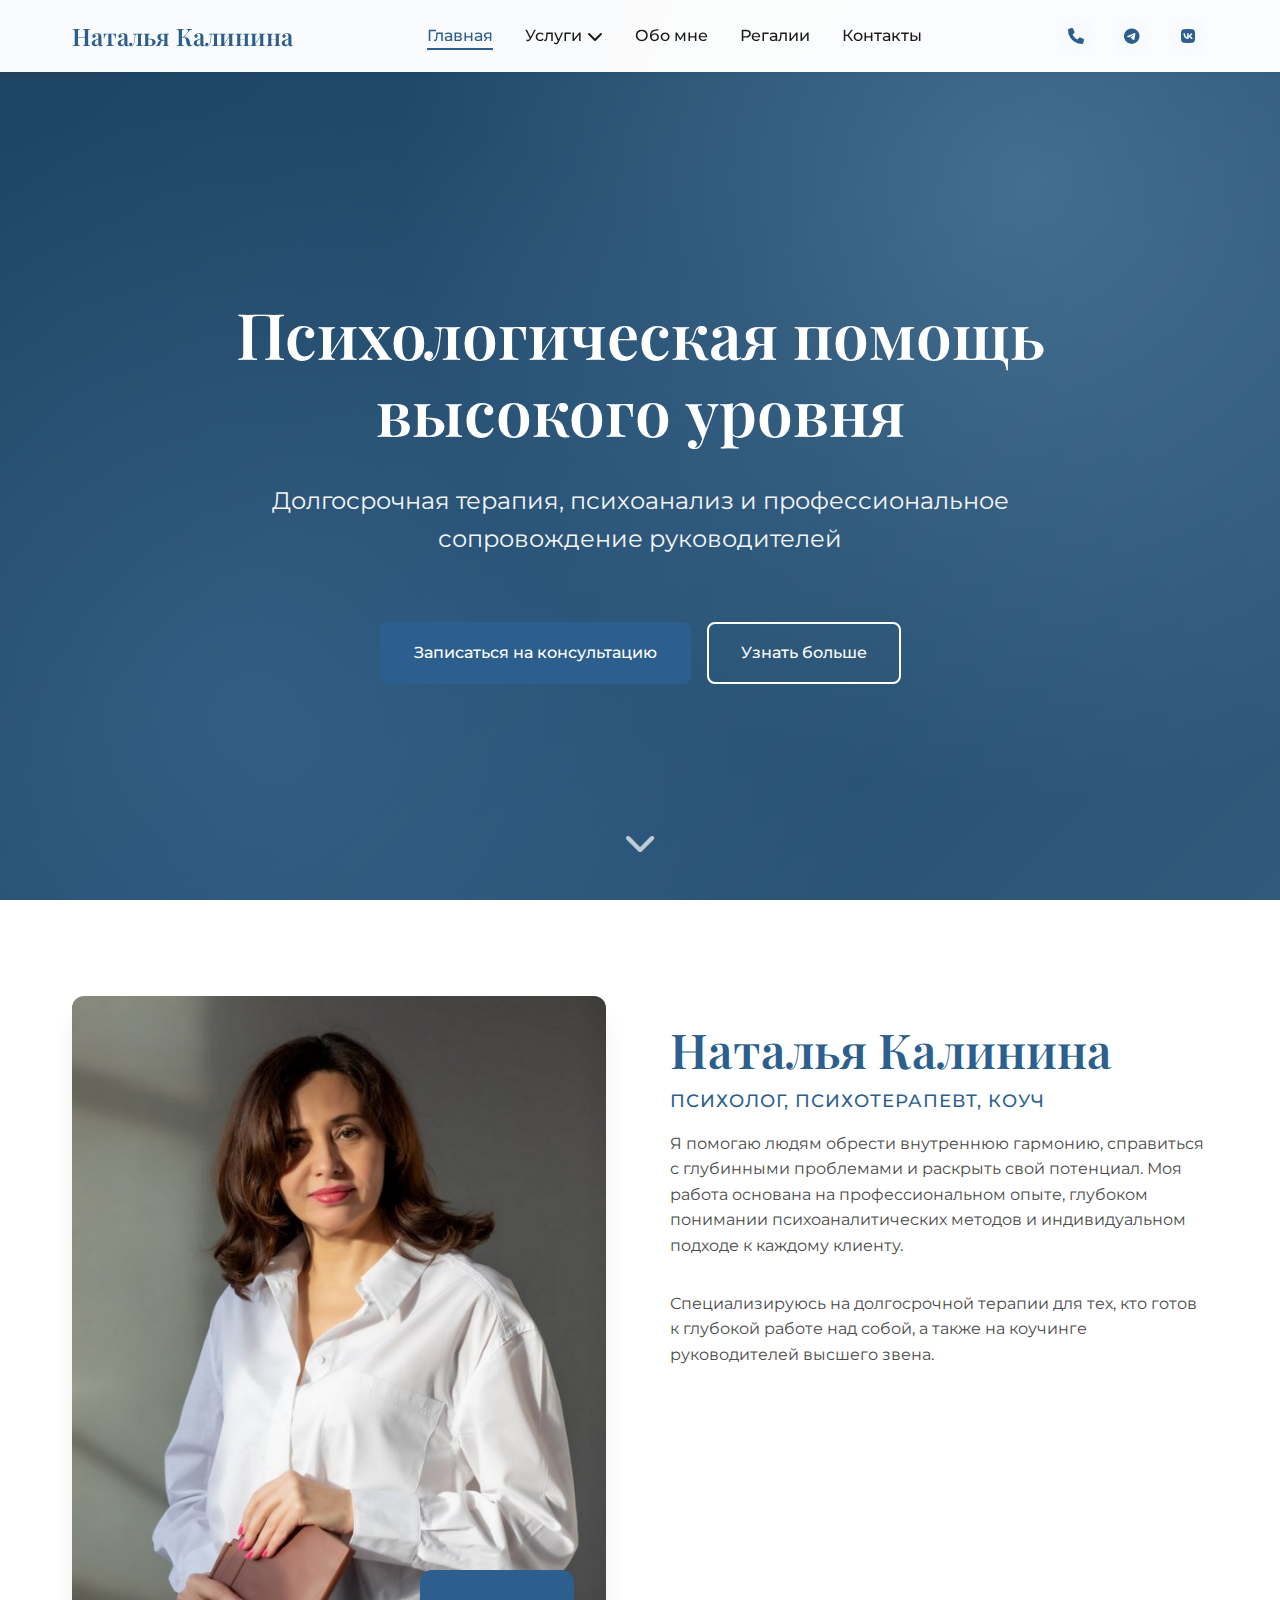
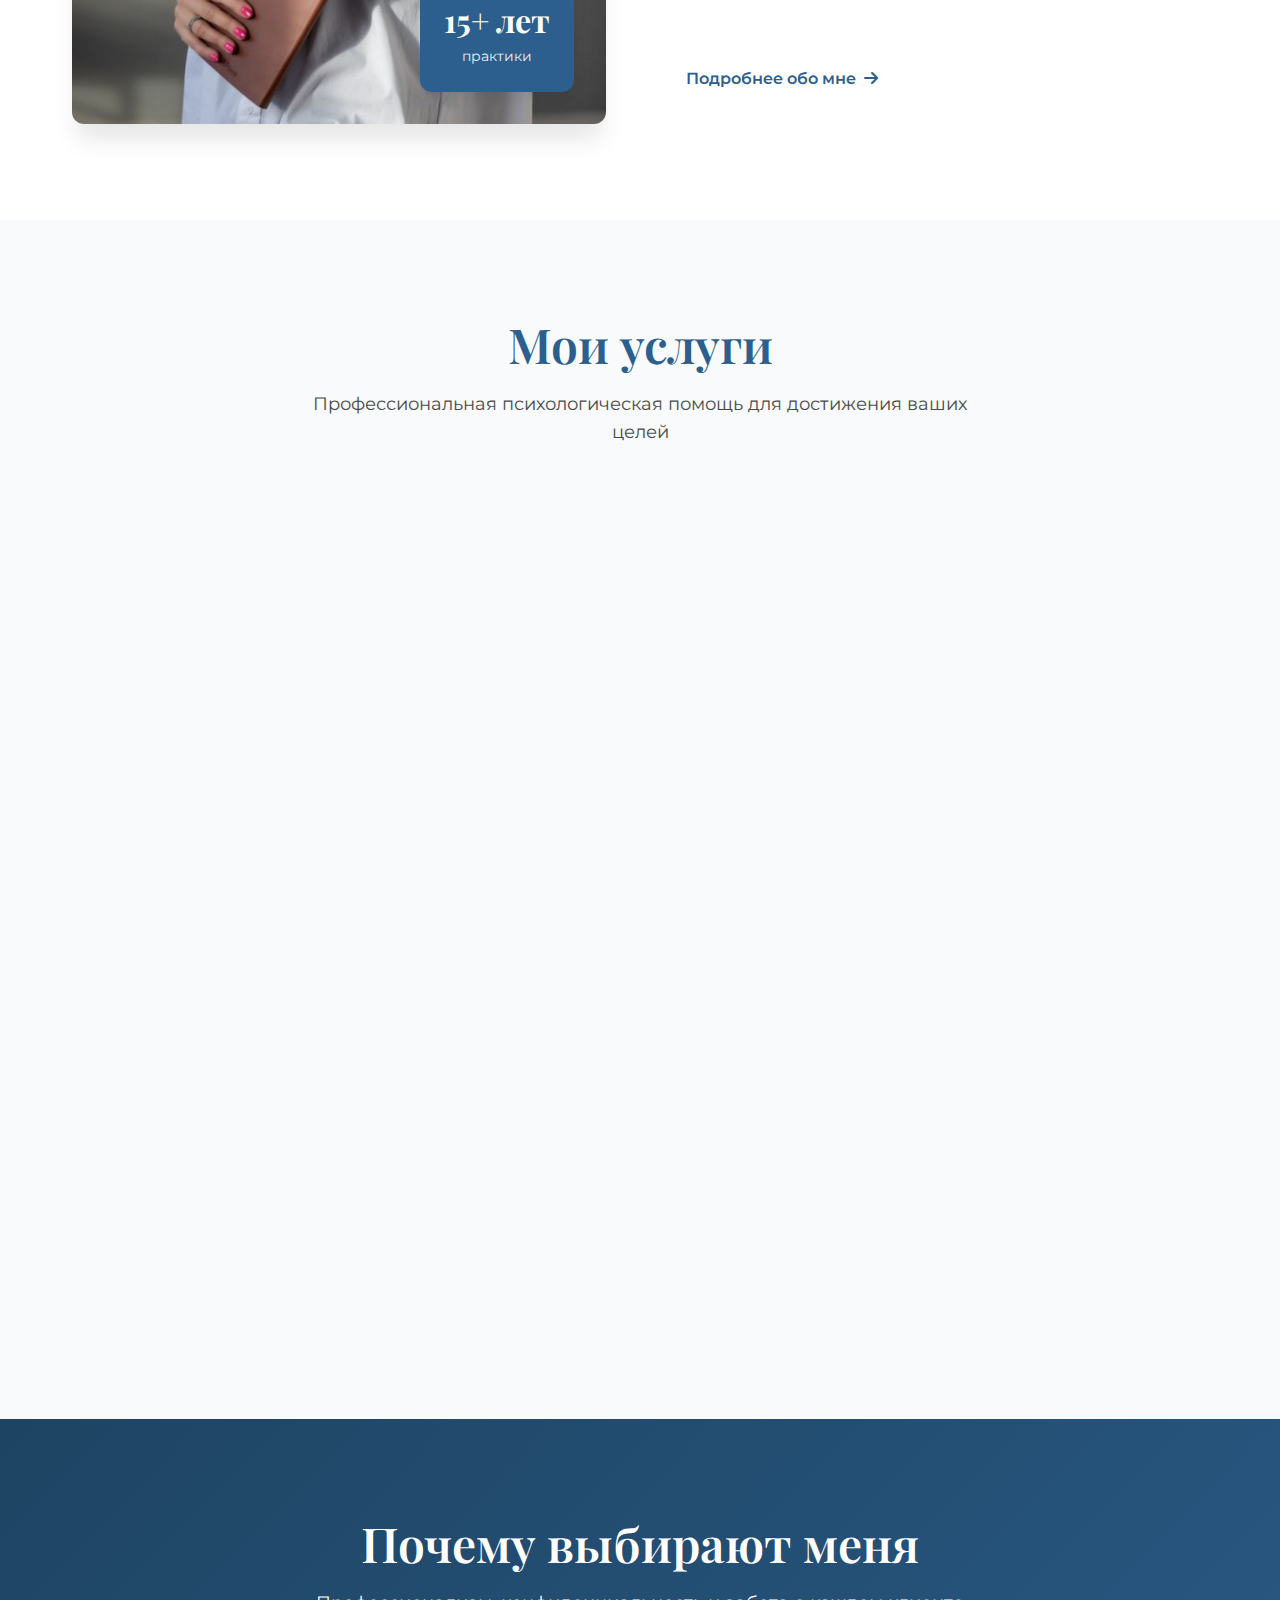
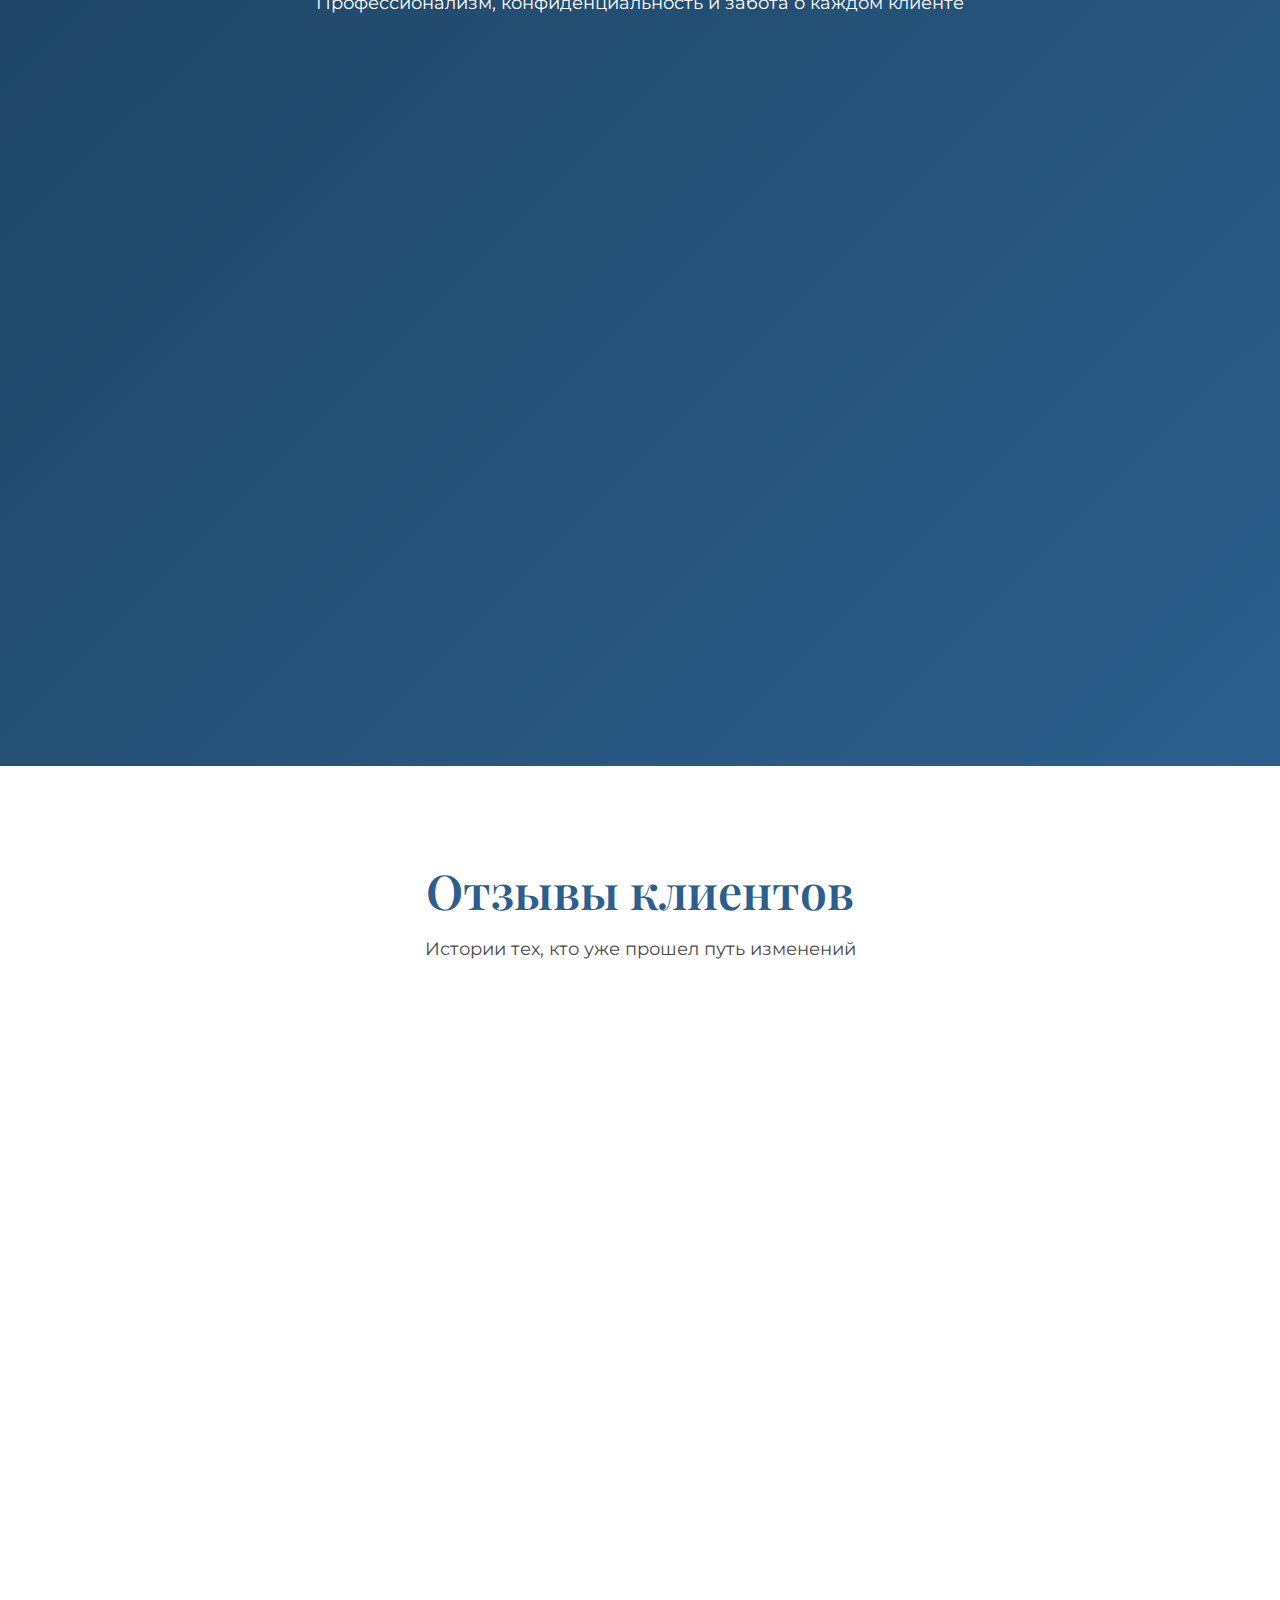
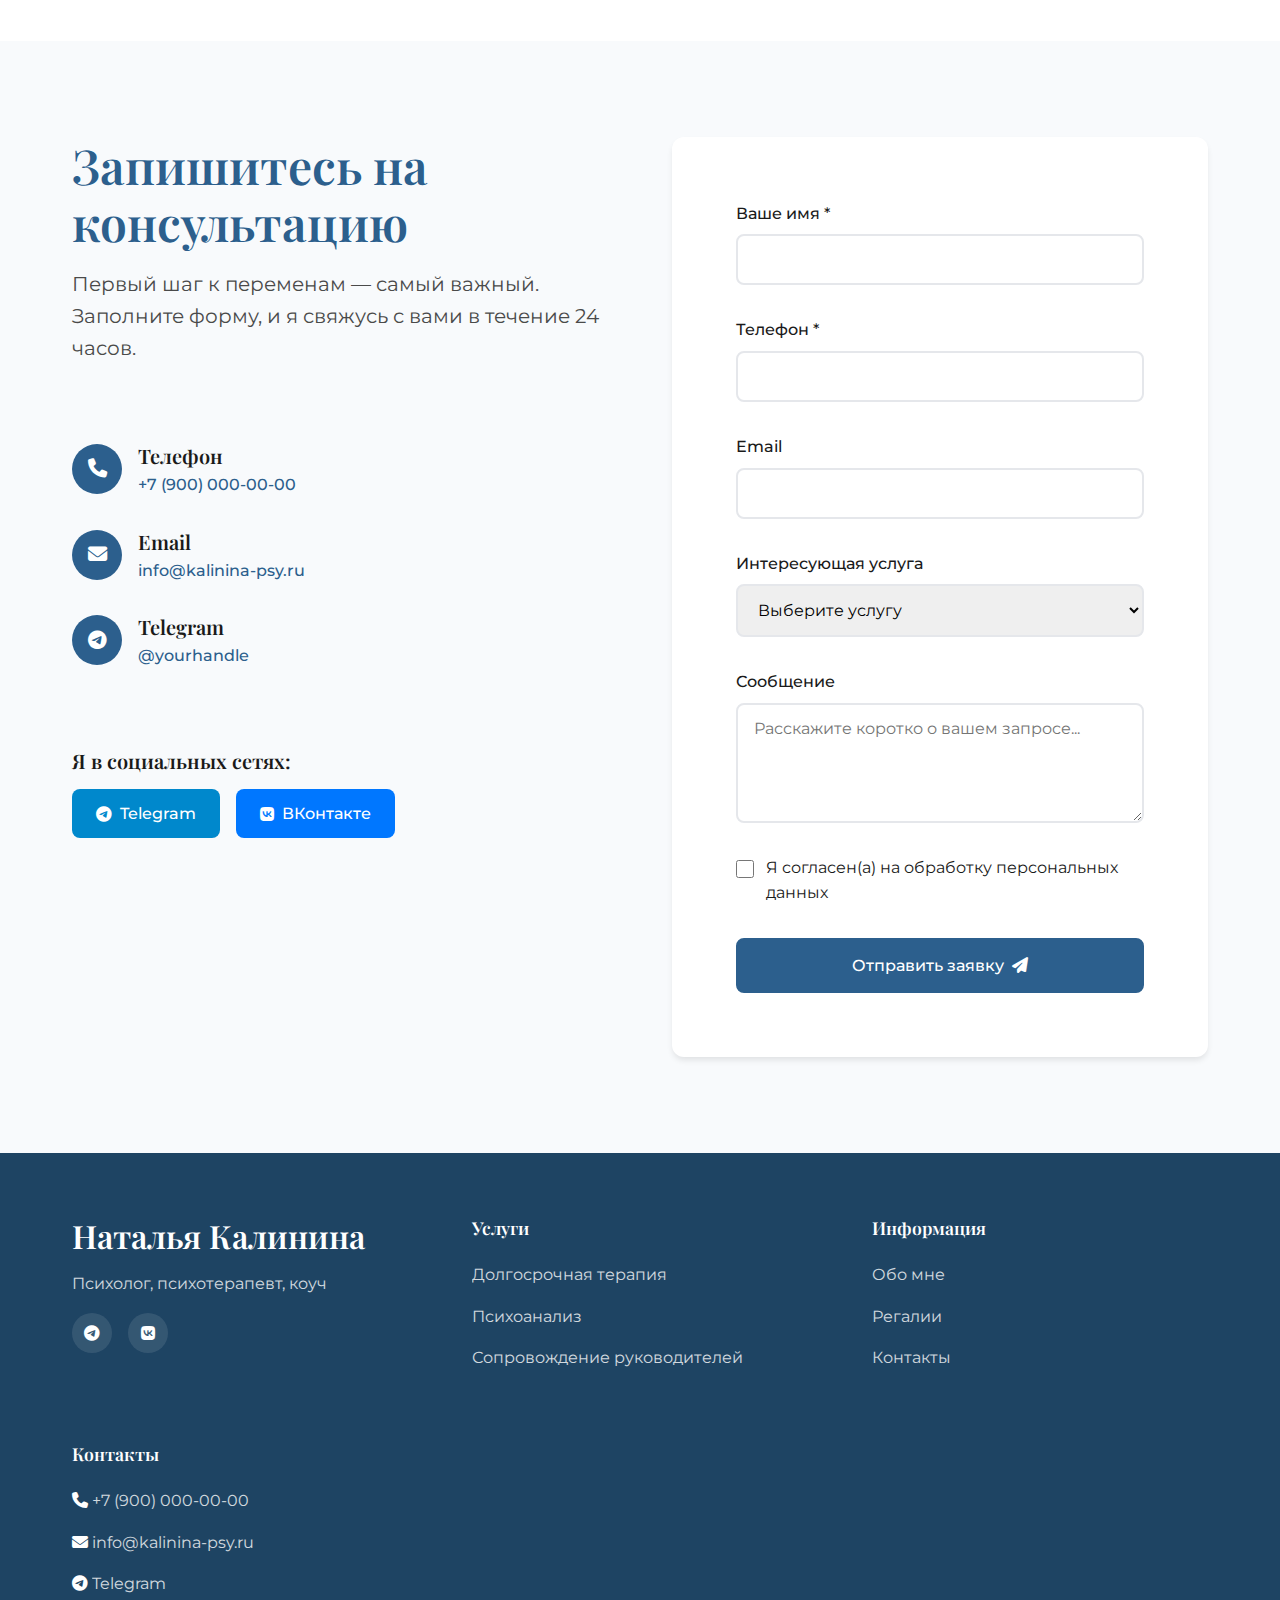
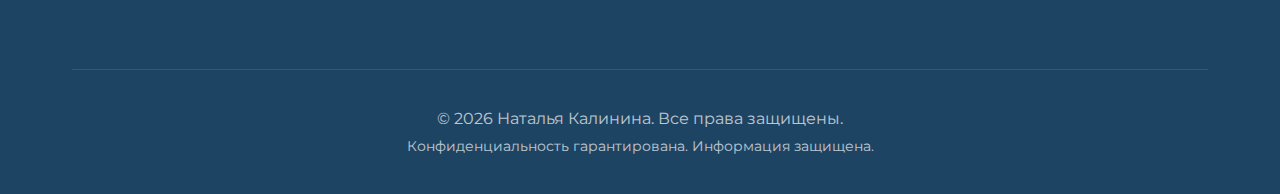
<file: index.html>
<!DOCTYPE html>
<html lang="ru">
<head>
    <meta charset="UTF-8">
    <meta name="viewport" content="width=device-width, initial-scale=1.0">
    <meta name="description" content="Наталья Калинина — психолог и коуч. Профессиональная психологическая помощь, долгосрочная терапия, психоанализ и сопровождение руководителей.">
    <title>Наталья Калинина — Психолог и Коуч</title>
    <link rel="stylesheet" href="css/style.css">
    <link rel="preconnect" href="https://fonts.googleapis.com">
    <link rel="preconnect" href="https://fonts.gstatic.com" crossorigin>
    <link href="https://fonts.googleapis.com/css2?family=Montserrat:wght@300;400;500;600;700&family=Playfair+Display:wght@400;500;600;700&display=swap" rel="stylesheet">
    <link rel="stylesheet" href="https://cdn.jsdelivr.net/npm/@fortawesome/fontawesome-free@6.4.0/css/all.min.css">
</head>
<body>
    <!-- Header / Navigation -->
    <header class="header">
        <div class="container">
            <nav class="nav">
                <a href="index.html" class="logo">Наталья Калинина</a>
                <button class="nav-toggle" aria-label="Toggle navigation">
                    <span></span>
                    <span></span>
                    <span></span>
                </button>
                <ul class="nav-menu">
                    <li><a href="index.html" class="active">Главная</a></li>
                    <li class="dropdown">
                        <a href="#" class="dropdown-toggle">Услуги <i class="fas fa-chevron-down"></i></a>
                        <ul class="dropdown-menu">
                            <li><a href="service-therapy.html">Долгосрочная терапия</a></li>
                            <li><a href="service-psychoanalysis.html">Психоанализ</a></li>
                            <li><a href="service-coaching.html">Сопровождение руководителей</a></li>
                        </ul>
                    </li>
                    <li><a href="about.html">Обо мне</a></li>
                    <li><a href="credentials.html">Регалии</a></li>
                    <li><a href="contacts.html">Контакты</a></li>
                </ul>
                <div class="nav-contacts">
                    <a href="tel:+79000000000" class="nav-phone"><i class="fas fa-phone"></i></a>
                    <a href="https://t.me/yourhandle" target="_blank" class="nav-social"><i class="fab fa-telegram"></i></a>
                    <a href="https://vk.com/yourpage" target="_blank" class="nav-social"><i class="fab fa-vk"></i></a>
                </div>
            </nav>
        </div>
    </header>

    <!-- Hero Section -->
    <section class="hero">
        <div class="hero-overlay"></div>
        <div class="container">
            <div class="hero-content">
                <h1 class="hero-title">Психологическая помощь высокого уровня</h1>
                <p class="hero-subtitle">Долгосрочная терапия, психоанализ и профессиональное сопровождение руководителей</p>
                <div class="hero-cta">
                    <a href="#contact-form" class="btn btn-primary">Записаться на консультацию</a>
                    <a href="about.html" class="btn btn-outline">Узнать больше</a>
                </div>
            </div>
        </div>
        <div class="hero-scroll">
            <i class="fas fa-chevron-down"></i>
        </div>
    </section>

    <!-- About Preview -->
    <section class="about-preview">
        <div class="container">
            <div class="about-grid">
                <div class="about-image">
                    <img src="images/profile-photo-1.jpg" alt="Наталья Калинина" onerror="this.src='https://placehold.co/600x800/2C5F8D/FFFFFF?text=Фото+профиля'">
                    <div class="about-badge">
                        <span>15+ лет</span>
                        <p>практики</p>
                    </div>
                </div>
                <div class="about-text">
                    <h2>Наталья Калинина</h2>
                    <p class="subtitle">Психолог, психотерапевт, коуч</p>
                    <p class="description">
                        Я помогаю людям обрести внутреннюю гармонию, справиться с глубинными проблемами и раскрыть свой потенциал. 
                        Моя работа основана на профессиональном опыте, глубоком понимании психоаналитических методов и индивидуальном подходе к каждому клиенту.
                    </p>
                    <p class="description">
                        Специализируюсь на долгосрочной терапии для тех, кто готов к глубокой работе над собой, а также на коучинге руководителей высшего звена.
                    </p>
                    <div class="about-stats">
                        <div class="stat-item">
                            <h3>500+</h3>
                            <p>довольных клиентов</p>
                        </div>
                        <div class="stat-item">
                            <h3>15+</h3>
                            <p>лет практики</p>
                        </div>
                        <div class="stat-item">
                            <h3>12</h3>
                            <p>международных сертификатов</p>
                        </div>
                    </div>
                    <a href="about.html" class="btn btn-link">Подробнее обо мне <i class="fas fa-arrow-right"></i></a>
                </div>
            </div>
        </div>
    </section>

    <!-- Services -->
    <section class="services">
        <div class="container">
            <div class="section-header">
                <h2>Мои услуги</h2>
                <p>Профессиональная психологическая помощь для достижения ваших целей</p>
            </div>
            <div class="services-grid">
                <div class="service-card">
                    <div class="service-icon">
                        <i class="fas fa-user-friends"></i>
                    </div>
                    <h3>Долгосрочная терапия</h3>
                    <p>Глубокая работа над внутренними конфликтами, травмами и жизненными паттернами. Для тех, кто готов к осознанным изменениям.</p>
                    <ul class="service-features">
                        <li><i class="fas fa-check"></i> Индивидуальный подход</li>
                        <li><i class="fas fa-check"></i> Регулярные сессии</li>
                        <li><i class="fas fa-check"></i> Работа с глубинными проблемами</li>
                    </ul>
                    <a href="service-therapy.html" class="btn btn-secondary">Узнать больше</a>
                </div>

                <div class="service-card featured">
                    <div class="service-badge">Популярно</div>
                    <div class="service-icon">
                        <i class="fas fa-brain"></i>
                    </div>
                    <h3>Психоанализ</h3>
                    <p>Классический психоаналитический подход для понимания бессознательных процессов и трансформации личности.</p>
                    <ul class="service-features">
                        <li><i class="fas fa-check"></i> Метод свободных ассоциаций</li>
                        <li><i class="fas fa-check"></i> Работа со сновидениями</li>
                        <li><i class="fas fa-check"></i> Анализ переноса</li>
                    </ul>
                    <a href="service-psychoanalysis.html" class="btn btn-primary">Узнать больше</a>
                </div>

                <div class="service-card">
                    <div class="service-icon">
                        <i class="fas fa-briefcase"></i>
                    </div>
                    <h3>Сопровождение руководителей</h3>
                    <p>Коучинг для топ-менеджеров и предпринимателей. Повышение личной эффективности, управление стрессом, лидерство.</p>
                    <ul class="service-features">
                        <li><i class="fas fa-check"></i> Развитие лидерских качеств</li>
                        <li><i class="fas fa-check"></i> Стратегическое мышление</li>
                        <li><i class="fas fa-check"></i> Work-life balance</li>
                    </ul>
                    <a href="service-coaching.html" class="btn btn-secondary">Узнать больше</a>
                </div>
            </div>
        </div>
    </section>

    <!-- Why Me -->
    <section class="why-me">
        <div class="container">
            <div class="section-header light">
                <h2>Почему выбирают меня</h2>
                <p>Профессионализм, конфиденциальность и забота о каждом клиенте</p>
            </div>
            <div class="features-grid">
                <div class="feature-item">
                    <div class="feature-icon">
                        <i class="fas fa-certificate"></i>
                    </div>
                    <h3>Международная квалификация</h3>
                    <p>12 профессиональных сертификатов от ведущих институтов Европы и России</p>
                </div>
                <div class="feature-item">
                    <div class="feature-icon">
                        <i class="fas fa-user-check"></i>
                    </div>
                    <h3>Индивидуальный подход</h3>
                    <p>Каждый клиент уникален — методы и темп работы подбираются персонально</p>
                </div>
                <div class="feature-item">
                    <div class="feature-icon">
                        <i class="fas fa-clock"></i>
                    </div>
                    <h3>15 лет практики</h3>
                    <p>Богатый опыт работы с разными запросами — от личных кризисов до бизнес-коучинга</p>
                </div>
                <div class="feature-item">
                    <div class="feature-icon">
                        <i class="fas fa-shield-alt"></i>
                    </div>
                    <h3>Конфиденциальность</h3>
                    <p>Полная анонимность и защита персональных данных на всех этапах работы</p>
                </div>
                <div class="feature-item">
                    <div class="feature-icon">
                        <i class="fas fa-hands-helping"></i>
                    </div>
                    <h3>Комфортная атмосфера</h3>
                    <p>Безопасное пространство, где вы можете быть собой без страха осуждения</p>
                </div>
                <div class="feature-item">
                    <div class="feature-icon">
                        <i class="fas fa-chart-line"></i>
                    </div>
                    <h3>Измеримый результат</h3>
                    <p>Отслеживание прогресса и регулярная обратная связь о достигнутых изменениях</p>
                </div>
            </div>
        </div>
    </section>

    <!-- Testimonials -->
    <section class="testimonials">
        <div class="container">
            <div class="section-header">
                <h2>Отзывы клиентов</h2>
                <p>Истории тех, кто уже прошел путь изменений</p>
            </div>
            <div class="testimonials-grid">
                <div class="testimonial-card">
                    <div class="testimonial-stars">
                        <i class="fas fa-star"></i>
                        <i class="fas fa-star"></i>
                        <i class="fas fa-star"></i>
                        <i class="fas fa-star"></i>
                        <i class="fas fa-star"></i>
                    </div>
                    <p class="testimonial-text">
                        "Наталья помогла мне пережить сложный период в жизни и по-новому взглянуть на себя. 
                        Её профессионализм и человечность создают уникальную атмосферу доверия."
                    </p>
                    <div class="testimonial-author">
                        <div class="author-avatar">А</div>
                        <div class="author-info">
                            <h4>Анна, 38 лет</h4>
                            <p>Долгосрочная терапия</p>
                        </div>
                    </div>
                </div>

                <div class="testimonial-card">
                    <div class="testimonial-stars">
                        <i class="fas fa-star"></i>
                        <i class="fas fa-star"></i>
                        <i class="fas fa-star"></i>
                        <i class="fas fa-star"></i>
                        <i class="fas fa-star"></i>
                    </div>
                    <p class="testimonial-text">
                        "Как руководитель крупной компании, я нуждался в профессиональной поддержке. 
                        Работа с Натальей помогла мне стать более эффективным лидером и найти баланс."
                    </p>
                    <div class="testimonial-author">
                        <div class="author-avatar">Д</div>
                        <div class="author-info">
                            <h4>Дмитрий, 45 лет</h4>
                            <p>Коучинг руководителей</p>
                        </div>
                    </div>
                </div>

                <div class="testimonial-card">
                    <div class="testimonial-stars">
                        <i class="fas fa-star"></i>
                        <i class="fas fa-star"></i>
                        <i class="fas fa-star"></i>
                        <i class="fas fa-star"></i>
                        <i class="fas fa-star"></i>
                    </div>
                    <p class="testimonial-text">
                        "Психоанализ с Натальей открыл для меня новые грани моей личности. 
                        Это было непросто, но результат превзошел все ожидания."
                    </p>
                    <div class="testimonial-author">
                        <div class="author-avatar">М</div>
                        <div class="author-info">
                            <h4>Мария, 42 года</h4>
                            <p>Психоанализ</p>
                        </div>
                    </div>
                </div>
            </div>
        </div>
    </section>

    <!-- Contact Form -->
    <section class="contact-form-section" id="contact-form">
        <div class="container">
            <div class="contact-grid">
                <div class="contact-info">
                    <h2>Запишитесь на консультацию</h2>
                    <p class="lead">Первый шаг к переменам — самый важный. Заполните форму, и я свяжусь с вами в течение 24 часов.</p>
                    
                    <div class="contact-details">
                        <div class="contact-item">
                            <i class="fas fa-phone"></i>
                            <div>
                                <h4>Телефон</h4>
                                <a href="tel:+79000000000">+7 (900) 000-00-00</a>
                            </div>
                        </div>
                        <div class="contact-item">
                            <i class="fas fa-envelope"></i>
                            <div>
                                <h4>Email</h4>
                                <a href="mailto:info@kalinina-psy.ru">info@kalinina-psy.ru</a>
                            </div>
                        </div>
                        <div class="contact-item">
                            <i class="fab fa-telegram"></i>
                            <div>
                                <h4>Telegram</h4>
                                <a href="https://t.me/yourhandle" target="_blank">@yourhandle</a>
                            </div>
                        </div>
                    </div>

                    <div class="social-links">
                        <h4>Я в социальных сетях:</h4>
                        <div class="social-buttons">
                            <a href="https://t.me/yourhandle" target="_blank" class="social-btn telegram">
                                <i class="fab fa-telegram"></i> Telegram
                            </a>
                            <a href="https://vk.com/yourpage" target="_blank" class="social-btn vk">
                                <i class="fab fa-vk"></i> ВКонтакте
                            </a>
                        </div>
                    </div>
                </div>

                <div class="contact-form-wrapper">
                    <form class="contact-form" id="contactForm">
                        <div class="form-group">
                            <label for="name">Ваше имя *</label>
                            <input type="text" id="name" name="name" required>
                        </div>
                        <div class="form-group">
                            <label for="phone">Телефон *</label>
                            <input type="tel" id="phone" name="phone" required>
                        </div>
                        <div class="form-group">
                            <label for="email">Email</label>
                            <input type="email" id="email" name="email">
                        </div>
                        <div class="form-group">
                            <label for="service">Интересующая услуга</label>
                            <select id="service" name="service">
                                <option value="">Выберите услугу</option>
                                <option value="therapy">Долгосрочная терапия</option>
                                <option value="psychoanalysis">Психоанализ</option>
                                <option value="coaching">Сопровождение руководителей</option>
                                <option value="consultation">Консультация</option>
                            </select>
                        </div>
                        <div class="form-group">
                            <label for="message">Сообщение</label>
                            <textarea id="message" name="message" rows="4" placeholder="Расскажите коротко о вашем запросе..."></textarea>
                        </div>
                        <div class="form-group checkbox">
                            <input type="checkbox" id="privacy" name="privacy" required>
                            <label for="privacy">Я согласен(а) на обработку персональных данных</label>
                        </div>
                        <button type="submit" class="btn btn-primary btn-block">
                            <span>Отправить заявку</span>
                            <i class="fas fa-paper-plane"></i>
                        </button>
                    </form>
                    <div class="form-success" id="formSuccess">
                        <i class="fas fa-check-circle"></i>
                        <h3>Спасибо за обращение!</h3>
                        <p>Я свяжусь с вами в ближайшее время.</p>
                    </div>
                </div>
            </div>
        </div>
    </section>

    <!-- Footer -->
    <footer class="footer">
        <div class="container">
            <div class="footer-content">
                <div class="footer-col">
                    <h3>Наталья Калинина</h3>
                    <p>Психолог, психотерапевт, коуч</p>
                    <div class="footer-social">
                        <a href="https://t.me/yourhandle" target="_blank"><i class="fab fa-telegram"></i></a>
                        <a href="https://vk.com/yourpage" target="_blank"><i class="fab fa-vk"></i></a>
                    </div>
                </div>
                <div class="footer-col">
                    <h4>Услуги</h4>
                    <ul>
                        <li><a href="service-therapy.html">Долгосрочная терапия</a></li>
                        <li><a href="service-psychoanalysis.html">Психоанализ</a></li>
                        <li><a href="service-coaching.html">Сопровождение руководителей</a></li>
                    </ul>
                </div>
                <div class="footer-col">
                    <h4>Информация</h4>
                    <ul>
                        <li><a href="about.html">Обо мне</a></li>
                        <li><a href="credentials.html">Регалии</a></li>
                        <li><a href="contacts.html">Контакты</a></li>
                    </ul>
                </div>
                <div class="footer-col">
                    <h4>Контакты</h4>
                    <ul>
                        <li><i class="fas fa-phone"></i> <a href="tel:+79000000000">+7 (900) 000-00-00</a></li>
                        <li><i class="fas fa-envelope"></i> <a href="mailto:info@kalinina-psy.ru">info@kalinina-psy.ru</a></li>
                        <li><i class="fab fa-telegram"></i> <a href="https://t.me/yourhandle" target="_blank">Telegram</a></li>
                    </ul>
                </div>
            </div>
            <div class="footer-bottom">
                <p>&copy; 2026 Наталья Калинина. Все права защищены.</p>
                <p class="footer-note">Конфиденциальность гарантирована. Информация защищена.</p>
            </div>
        </div>
    </footer>

    <script src="js/main.js"></script>
</body>
</html>
</file>
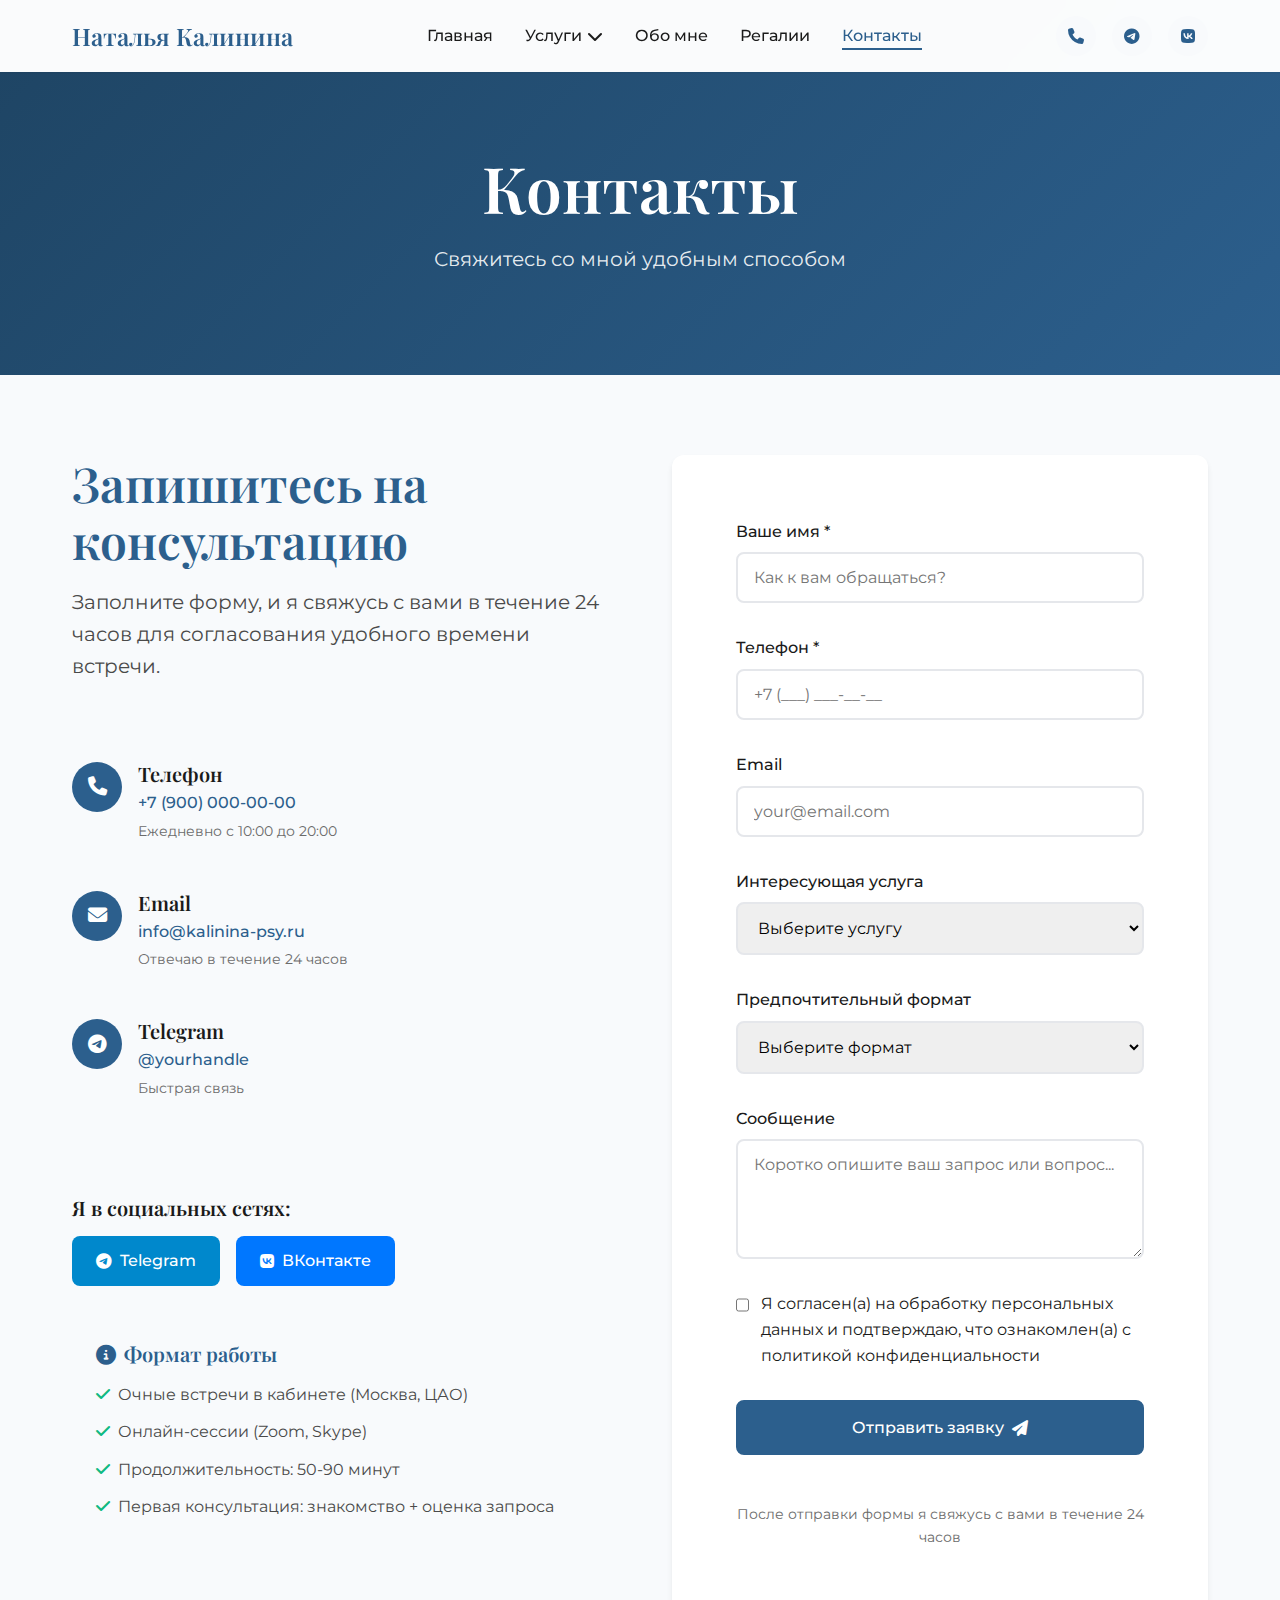
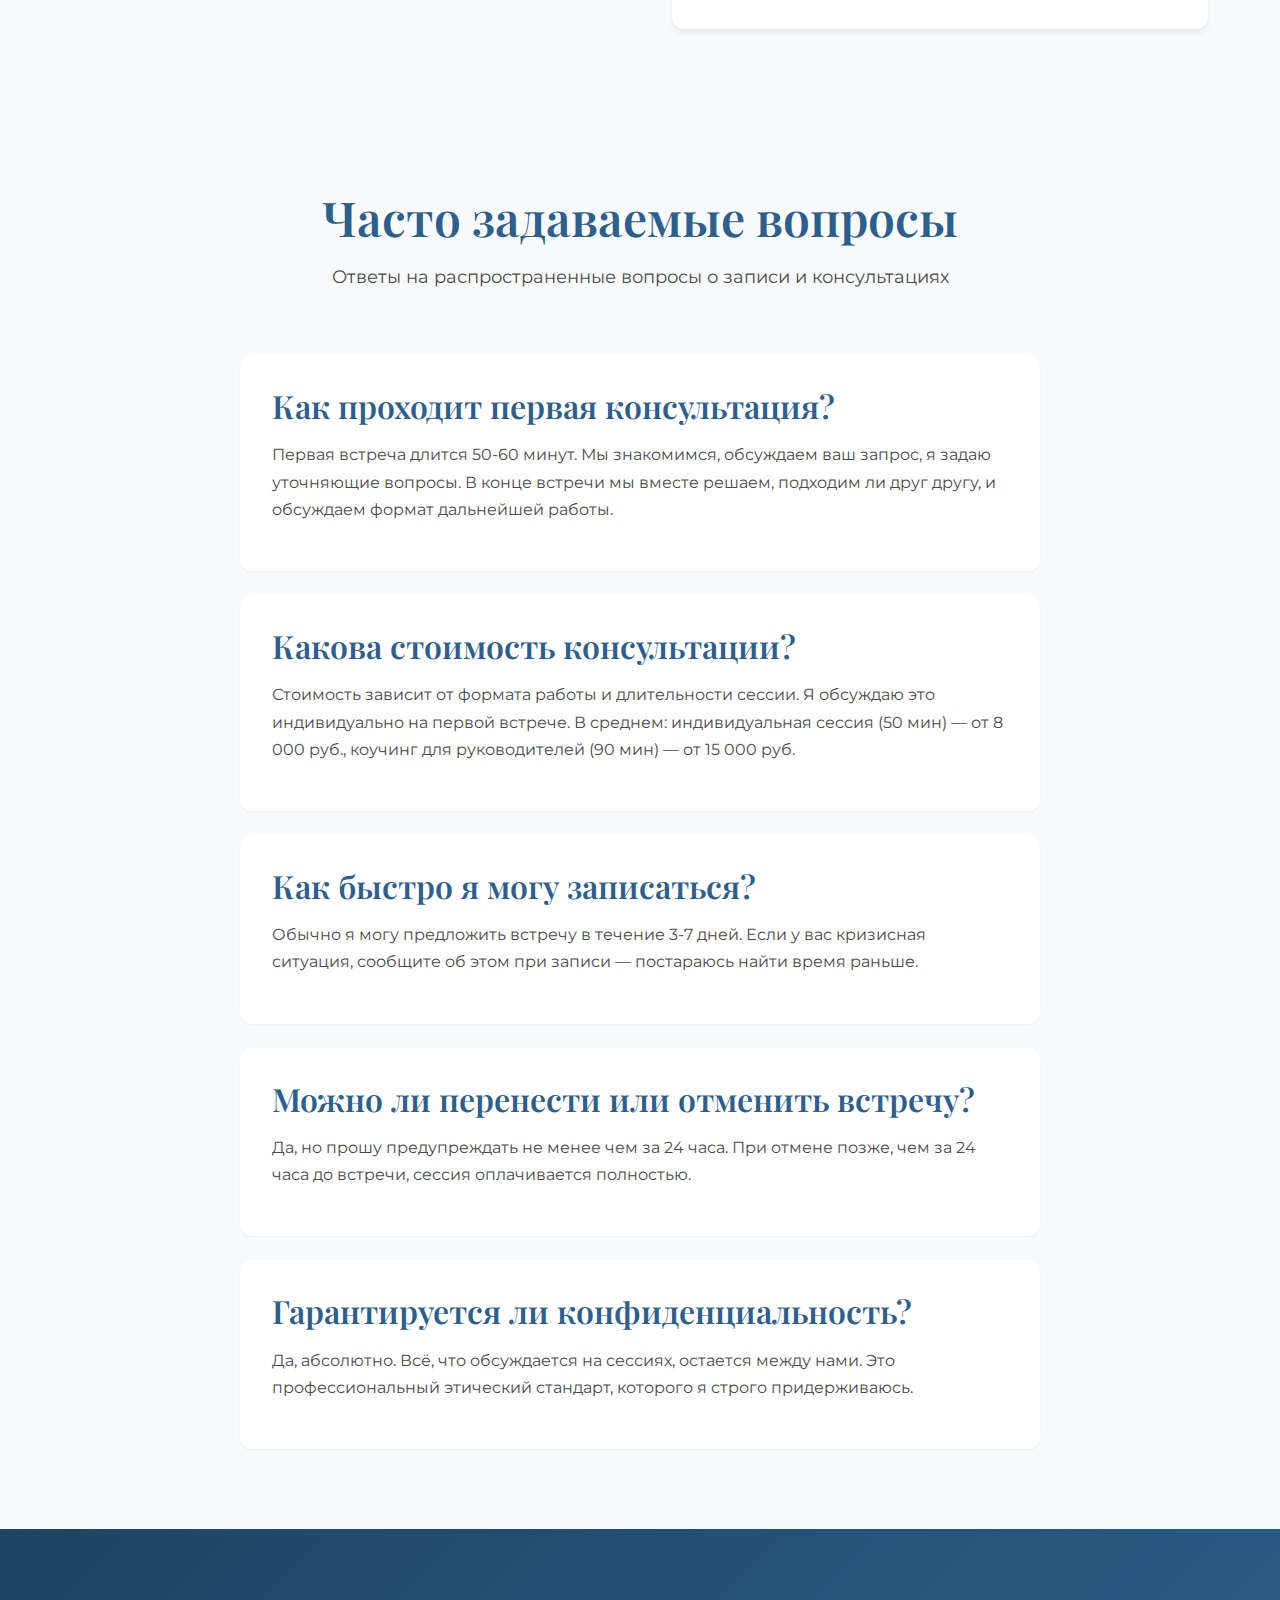
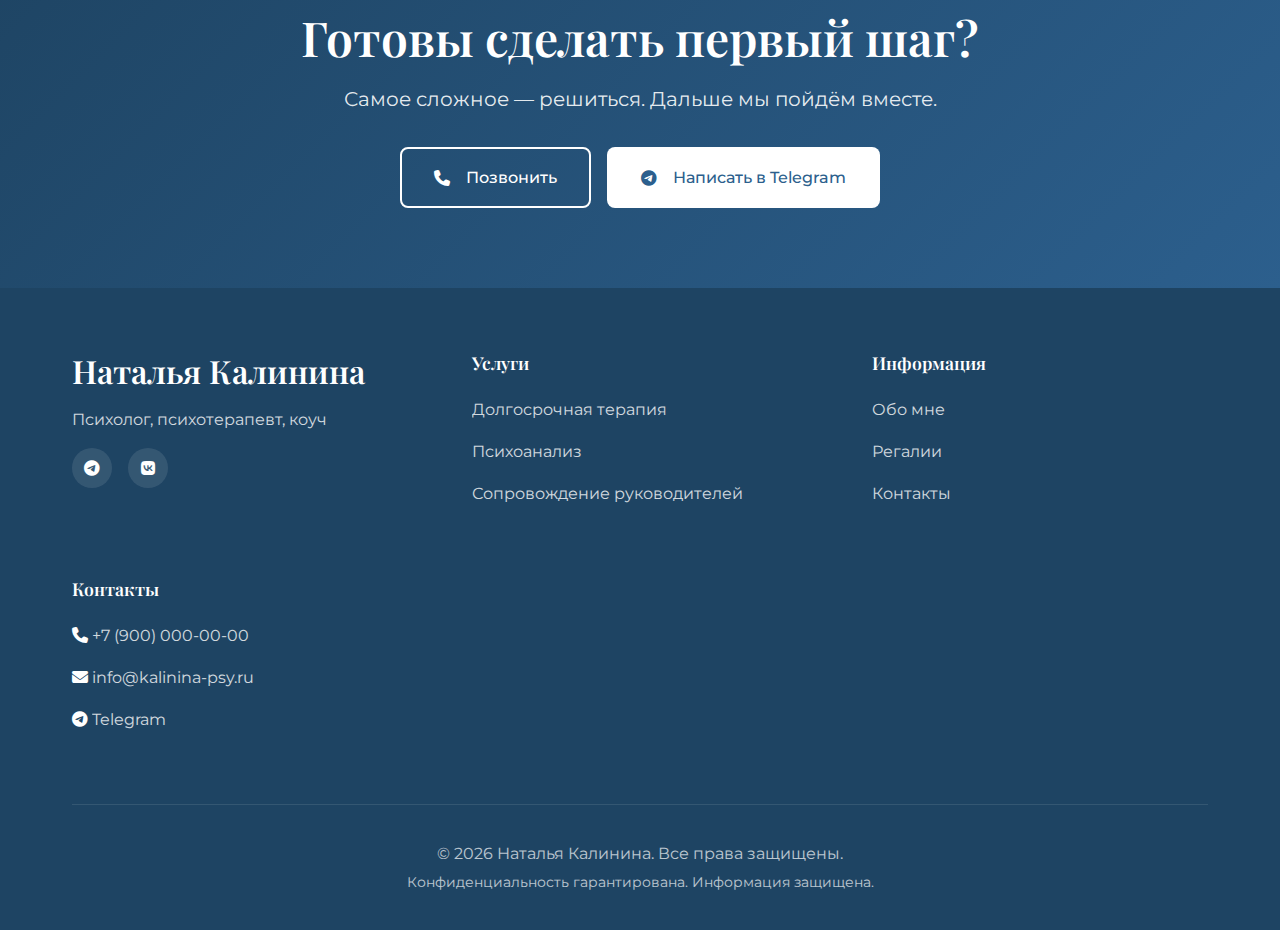
<file: contacts.html>
<!DOCTYPE html>
<html lang="ru">
<head>
    <meta charset="UTF-8">
    <meta name="viewport" content="width=device-width, initial-scale=1.0">
    <meta name="description" content="Контакты Натальи Калининой — психолога, психотерапевта и коуча. Запишитесь на консультацию.">
    <title>Контакты — Наталья Калинина</title>
    <link rel="stylesheet" href="css/style.css">
    <link rel="preconnect" href="https://fonts.googleapis.com">
    <link rel="preconnect" href="https://fonts.gstatic.com" crossorigin>
    <link href="https://fonts.googleapis.com/css2?family=Montserrat:wght@300;400;500;600;700&family=Playfair+Display:wght@400;500;600;700&display=swap" rel="stylesheet">
    <link rel="stylesheet" href="https://cdn.jsdelivr.net/npm/@fortawesome/fontawesome-free@6.4.0/css/all.min.css">
</head>
<body>
    <header class="header">
        <div class="container">
            <nav class="nav">
                <a href="index.html" class="logo">Наталья Калинина</a>
                <button class="nav-toggle" aria-label="Toggle navigation"><span></span><span></span><span></span></button>
                <ul class="nav-menu">
                    <li><a href="index.html">Главная</a></li>
                    <li class="dropdown"><a href="#" class="dropdown-toggle">Услуги <i class="fas fa-chevron-down"></i></a><ul class="dropdown-menu"><li><a href="service-therapy.html">Долгосрочная терапия</a></li><li><a href="service-psychoanalysis.html">Психоанализ</a></li><li><a href="service-coaching.html">Сопровождение руководителей</a></li></ul></li>
                    <li><a href="about.html">Обо мне</a></li>
                    <li><a href="credentials.html">Регалии</a></li>
                    <li><a href="contacts.html" class="active">Контакты</a></li>
                </ul>
                <div class="nav-contacts"><a href="tel:+79000000000" class="nav-phone"><i class="fas fa-phone"></i></a><a href="https://t.me/yourhandle" target="_blank" class="nav-social"><i class="fab fa-telegram"></i></a><a href="https://vk.com/yourpage" target="_blank" class="nav-social"><i class="fab fa-vk"></i></a></div>
            </nav>
        </div>
    </header>

    <section class="page-header" style="background: linear-gradient(135deg, var(--primary-dark) 0%, var(--primary-color) 100%); padding: 150px 0 100px; color: white; text-align: center;">
        <div class="container"><h1>Контакты</h1><p class="lead" style="color: rgba(255,255,255,0.9); max-width: 700px; margin: 0 auto;">Свяжитесь со мной удобным способом</p></div>
    </section>

    <section class="contact-form-section" style="padding: 80px 0;">
        <div class="container">
            <div class="contact-grid">
                <div class="contact-info">
                    <h2>Запишитесь на консультацию</h2>
                    <p class="lead">Заполните форму, и я свяжусь с вами в течение 24 часов для согласования удобного времени встречи.</p>
                    
                    <div class="contact-details">
                        <div class="contact-item">
                            <i class="fas fa-phone"></i>
                            <div>
                                <h4>Телефон</h4>
                                <a href="tel:+79000000000">+7 (900) 000-00-00</a>
                                <p style="font-size: 0.9rem; color: var(--text-light); margin-top: 0.25rem;">Ежедневно с 10:00 до 20:00</p>
                            </div>
                        </div>
                        <div class="contact-item">
                            <i class="fas fa-envelope"></i>
                            <div>
                                <h4>Email</h4>
                                <a href="mailto:info@kalinina-psy.ru">info@kalinina-psy.ru</a>
                                <p style="font-size: 0.9rem; color: var(--text-light); margin-top: 0.25rem;">Отвечаю в течение 24 часов</p>
                            </div>
                        </div>
                        <div class="contact-item">
                            <i class="fab fa-telegram"></i>
                            <div>
                                <h4>Telegram</h4>
                                <a href="https://t.me/yourhandle" target="_blank">@yourhandle</a>
                                <p style="font-size: 0.9rem; color: var(--text-light); margin-top: 0.25rem;">Быстрая связь</p>
                            </div>
                        </div>
                    </div>

                    <div class="social-links">
                        <h4>Я в социальных сетях:</h4>
                        <div class="social-buttons">
                            <a href="https://t.me/yourhandle" target="_blank" class="social-btn telegram">
                                <i class="fab fa-telegram"></i> Telegram
                            </a>
                            <a href="https://vk.com/yourpage" target="_blank" class="social-btn vk">
                                <i class="fab fa-vk"></i> ВКонтакте
                            </a>
                        </div>
                    </div>

                    <div style="margin-top: 2rem; padding: 1.5rem; background: var(--bg-light); border-radius: 12px;">
                        <h4 style="color: var(--primary-color); margin-bottom: 1rem;"><i class="fas fa-info-circle" style="margin-right: 0.5rem;"></i>Формат работы</h4>
                        <ul style="display: grid; gap: 0.75rem; color: var(--text-medium);">
                            <li style="display: flex; gap: 0.5rem;"><i class="fas fa-check" style="color: var(--success); margin-top: 0.25rem;"></i><span>Очные встречи в кабинете (Москва, ЦАО)</span></li>
                            <li style="display: flex; gap: 0.5rem;"><i class="fas fa-check" style="color: var(--success); margin-top: 0.25rem;"></i><span>Онлайн-сессии (Zoom, Skype)</span></li>
                            <li style="display: flex; gap: 0.5rem;"><i class="fas fa-check" style="color: var(--success); margin-top: 0.25rem;"></i><span>Продолжительность: 50-90 минут</span></li>
                            <li style="display: flex; gap: 0.5rem;"><i class="fas fa-check" style="color: var(--success); margin-top: 0.25rem;"></i><span>Первая консультация: знакомство + оценка запроса</span></li>
                        </ul>
                    </div>
                </div>

                <div class="contact-form-wrapper">
                    <form class="contact-form" id="contactForm">
                        <div class="form-group">
                            <label for="name">Ваше имя *</label>
                            <input type="text" id="name" name="name" placeholder="Как к вам обращаться?" required>
                        </div>
                        <div class="form-group">
                            <label for="phone">Телефон *</label>
                            <input type="tel" id="phone" name="phone" placeholder="+7 (___) ___-__-__" required>
                        </div>
                        <div class="form-group">
                            <label for="email">Email</label>
                            <input type="email" id="email" name="email" placeholder="your@email.com">
                        </div>
                        <div class="form-group">
                            <label for="service">Интересующая услуга</label>
                            <select id="service" name="service">
                                <option value="">Выберите услугу</option>
                                <option value="therapy">Долгосрочная терапия</option>
                                <option value="psychoanalysis">Психоанализ</option>
                                <option value="coaching">Сопровождение руководителей</option>
                                <option value="consultation">Первичная консультация</option>
                                <option value="other">Другое</option>
                            </select>
                        </div>
                        <div class="form-group">
                            <label for="format">Предпочтительный формат</label>
                            <select id="format" name="format">
                                <option value="">Выберите формат</option>
                                <option value="office">Очно (Москва)</option>
                                <option value="online">Онлайн</option>
                                <option value="any">Любой</option>
                            </select>
                        </div>
                        <div class="form-group">
                            <label for="message">Сообщение</label>
                            <textarea id="message" name="message" rows="4" placeholder="Коротко опишите ваш запрос или вопрос..."></textarea>
                        </div>
                        <div class="form-group checkbox">
                            <input type="checkbox" id="privacy" name="privacy" required>
                            <label for="privacy">Я согласен(а) на обработку персональных данных и подтверждаю, что ознакомлен(а) с политикой конфиденциальности</label>
                        </div>
                        <button type="submit" class="btn btn-primary btn-block">
                            <span>Отправить заявку</span>
                            <i class="fas fa-paper-plane"></i>
                        </button>
                        <p style="margin-top: 1rem; font-size: 0.9rem; color: var(--text-light); text-align: center;">После отправки формы я свяжусь с вами в течение 24 часов</p>
                    </form>
                    <div class="form-success" id="formSuccess">
                        <i class="fas fa-check-circle"></i>
                        <h3>Спасибо за обращение!</h3>
                        <p>Я получила вашу заявку и свяжусь с вами в ближайшее время для согласования удобного времени консультации.</p>
                    </div>
                </div>
            </div>
        </div>
    </section>

    <section style="padding: 80px 0; background: var(--bg-light);">
        <div class="container">
            <div class="section-header">
                <h2>Часто задаваемые вопросы</h2>
                <p>Ответы на распространенные вопросы о записи и консультациях</p>
            </div>
            <div style="max-width: 800px; margin: 0 auto; display: grid; gap: 1.5rem;">
                <div style="background: white; padding: 2rem; border-radius: 12px; box-shadow: var(--shadow-sm);">
                    <h3 style="color: var(--primary-color); margin-bottom: 1rem;">Как проходит первая консультация?</h3>
                    <p style="color: var(--text-medium); line-height: 1.7;">Первая встреча длится 50-60 минут. Мы знакомимся, обсуждаем ваш запрос, я задаю уточняющие вопросы. В конце встречи мы вместе решаем, подходим ли друг другу, и обсуждаем формат дальнейшей работы.</p>
                </div>
                <div style="background: white; padding: 2rem; border-radius: 12px; box-shadow: var(--shadow-sm);">
                    <h3 style="color: var(--primary-color); margin-bottom: 1rem;">Какова стоимость консультации?</h3>
                    <p style="color: var(--text-medium); line-height: 1.7;">Стоимость зависит от формата работы и длительности сессии. Я обсуждаю это индивидуально на первой встрече. В среднем: индивидуальная сессия (50 мин) — от 8 000 руб., коучинг для руководителей (90 мин) — от 15 000 руб.</p>
                </div>
                <div style="background: white; padding: 2rem; border-radius: 12px; box-shadow: var(--shadow-sm);">
                    <h3 style="color: var(--primary-color); margin-bottom: 1rem;">Как быстро я могу записаться?</h3>
                    <p style="color: var(--text-medium); line-height: 1.7;">Обычно я могу предложить встречу в течение 3-7 дней. Если у вас кризисная ситуация, сообщите об этом при записи — постараюсь найти время раньше.</p>
                </div>
                <div style="background: white; padding: 2rem; border-radius: 12px; box-shadow: var(--shadow-sm);">
                    <h3 style="color: var(--primary-color); margin-bottom: 1rem;">Можно ли перенести или отменить встречу?</h3>
                    <p style="color: var(--text-medium); line-height: 1.7;">Да, но прошу предупреждать не менее чем за 24 часа. При отмене позже, чем за 24 часа до встречи, сессия оплачивается полностью.</p>
                </div>
                <div style="background: white; padding: 2rem; border-radius: 12px; box-shadow: var(--shadow-sm);">
                    <h3 style="color: var(--primary-color); margin-bottom: 1rem;">Гарантируется ли конфиденциальность?</h3>
                    <p style="color: var(--text-medium); line-height: 1.7;">Да, абсолютно. Всё, что обсуждается на сессиях, остается между нами. Это профессиональный этический стандарт, которого я строго придерживаюсь.</p>
                </div>
            </div>
        </div>
    </section>

    <section style="padding: 80px 0; background: linear-gradient(135deg, var(--primary-dark) 0%, var(--primary-color) 100%); color: white; text-align: center;">
        <div class="container">
            <h2 style="color: white; margin-bottom: 1rem;">Готовы сделать первый шаг?</h2>
            <p class="lead" style="color: rgba(255,255,255,0.9); max-width: 600px; margin: 0 auto 2rem;">Самое сложное — решиться. Дальше мы пойдём вместе.</p>
            <div style="display: flex; gap: 1rem; justify-content: center; flex-wrap: wrap;">
                <a href="tel:+79000000000" class="btn btn-outline" style="border-color: white; color: white;"><i class="fas fa-phone" style="margin-right: 0.5rem;"></i>Позвонить</a>
                <a href="https://t.me/yourhandle" target="_blank" class="btn" style="background: white; color: var(--primary-color);"><i class="fab fa-telegram" style="margin-right: 0.5rem;"></i>Написать в Telegram</a>
            </div>
        </div>
    </section>

    <footer class="footer">
        <div class="container">
            <div class="footer-content">
                <div class="footer-col"><h3>Наталья Калинина</h3><p>Психолог, психотерапевт, коуч</p><div class="footer-social"><a href="https://t.me/yourhandle" target="_blank"><i class="fab fa-telegram"></i></a><a href="https://vk.com/yourpage" target="_blank"><i class="fab fa-vk"></i></a></div></div>
                <div class="footer-col"><h4>Услуги</h4><ul><li><a href="service-therapy.html">Долгосрочная терапия</a></li><li><a href="service-psychoanalysis.html">Психоанализ</a></li><li><a href="service-coaching.html">Сопровождение руководителей</a></li></ul></div>
                <div class="footer-col"><h4>Информация</h4><ul><li><a href="about.html">Обо мне</a></li><li><a href="credentials.html">Регалии</a></li><li><a href="contacts.html">Контакты</a></li></ul></div>
                <div class="footer-col"><h4>Контакты</h4><ul><li><i class="fas fa-phone"></i> <a href="tel:+79000000000">+7 (900) 000-00-00</a></li><li><i class="fas fa-envelope"></i> <a href="mailto:info@kalinina-psy.ru">info@kalinina-psy.ru</a></li><li><i class="fab fa-telegram"></i> <a href="https://t.me/yourhandle" target="_blank">Telegram</a></li></ul></div>
            </div>
            <div class="footer-bottom"><p>&copy; 2026 Наталья Калинина. Все права защищены.</p><p class="footer-note">Конфиденциальность гарантирована. Информация защищена.</p></div>
        </div>
    </footer>
    <script src="js/main.js"></script>
</body>
</html>
</file>
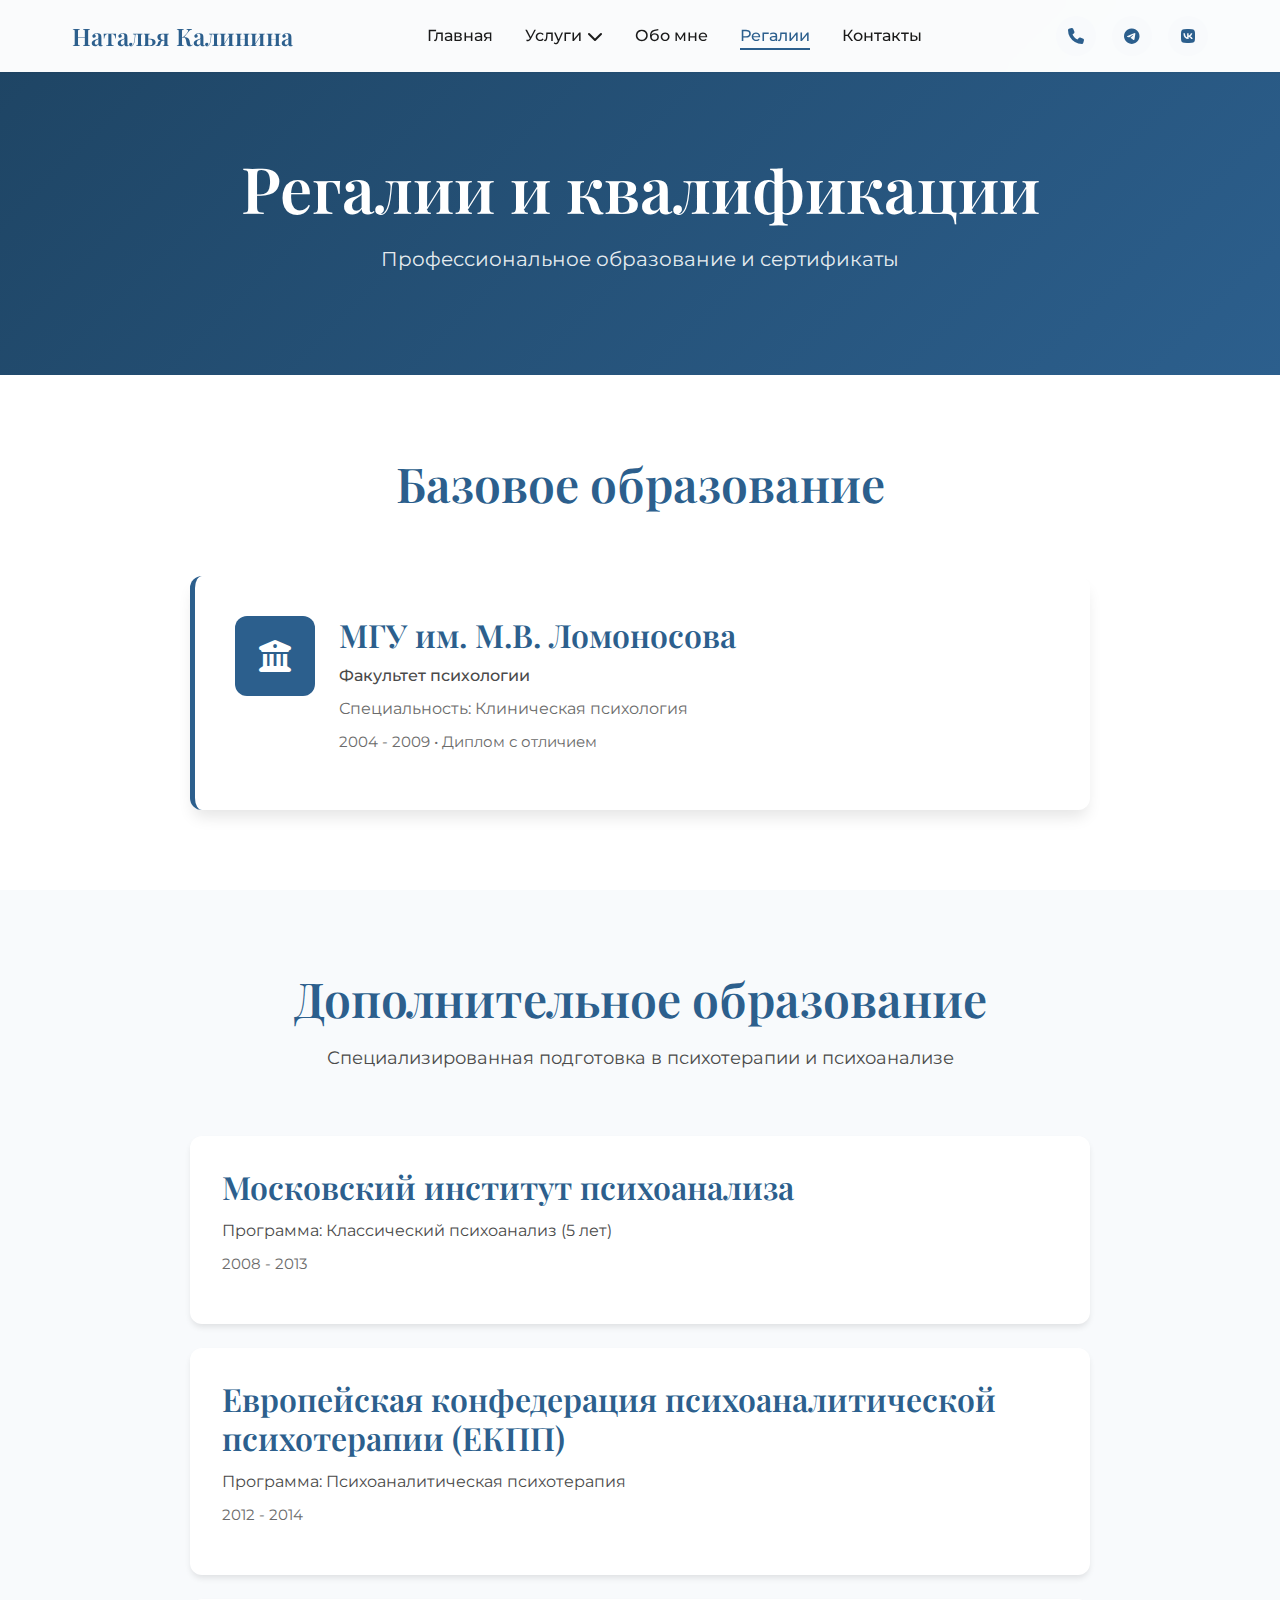
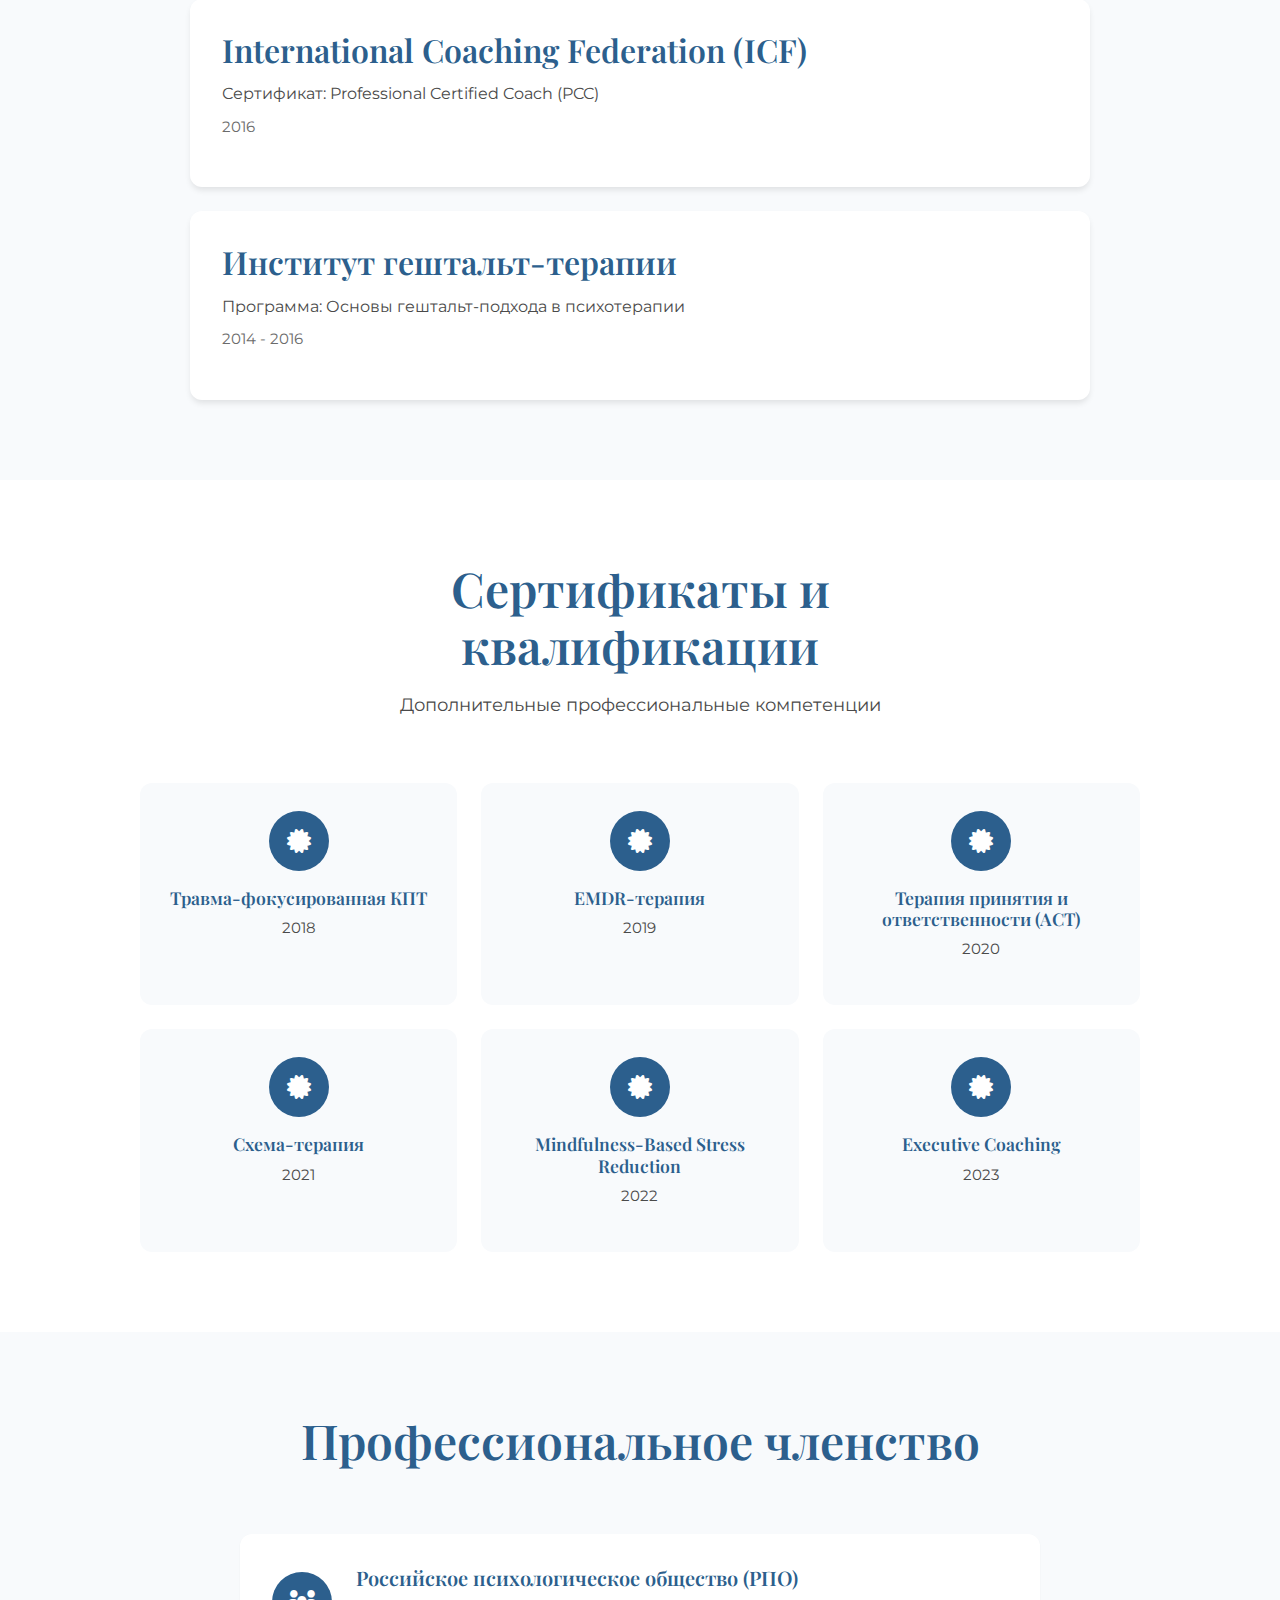
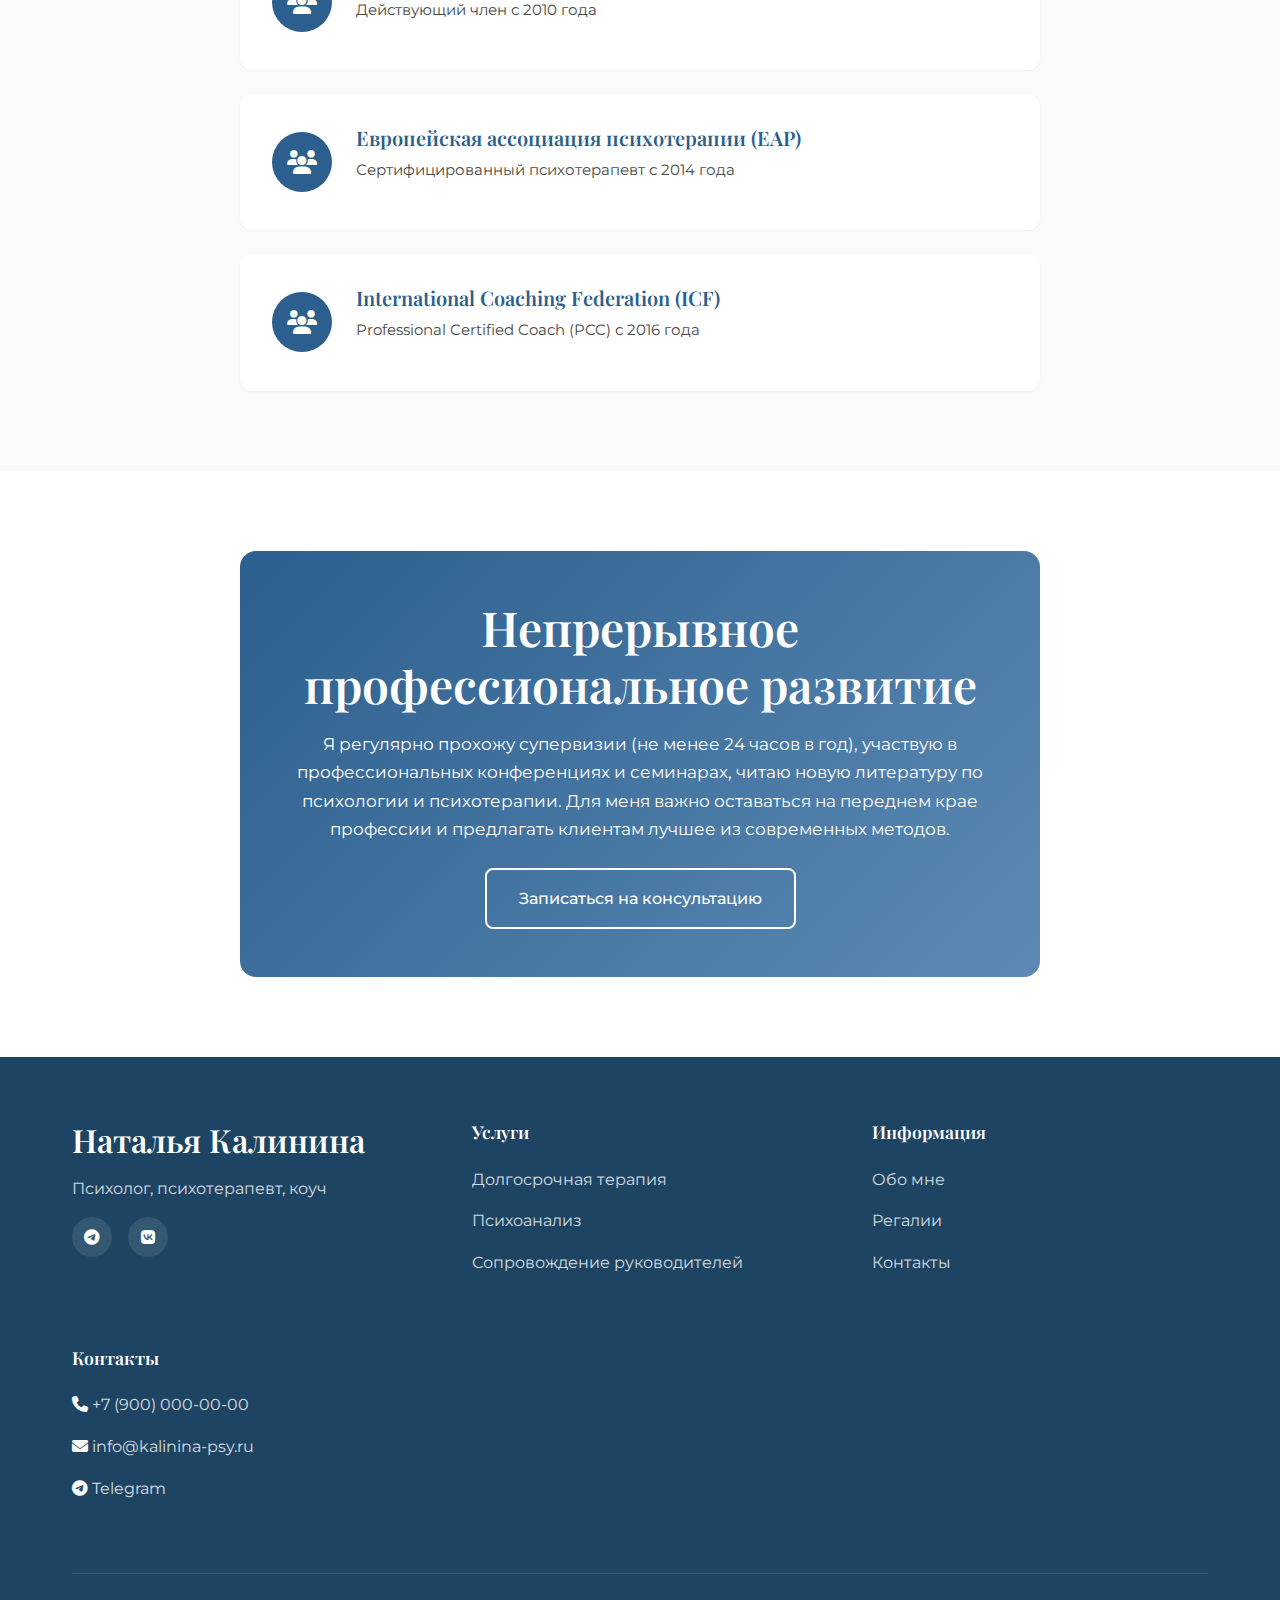
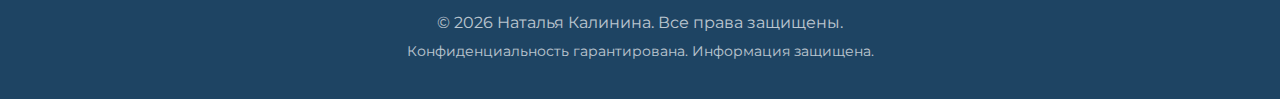
<file: credentials.html>
<!DOCTYPE html>
<html lang="ru">
<head>
    <meta charset="UTF-8">
    <meta name="viewport" content="width=device-width, initial-scale=1.0">
    <meta name="description" content="Образование, сертификаты и профессиональные квалификации Натальи Калининой — психолога, психотерапевта и коуча.">
    <title>Регалии — Наталья Калинина</title>
    <link rel="stylesheet" href="css/style.css">
    <link rel="preconnect" href="https://fonts.googleapis.com">
    <link rel="preconnect" href="https://fonts.gstatic.com" crossorigin>
    <link href="https://fonts.googleapis.com/css2?family=Montserrat:wght@300;400;500;600;700&family=Playfair+Display:wght@400;500;600;700&display=swap" rel="stylesheet">
    <link rel="stylesheet" href="https://cdn.jsdelivr.net/npm/@fortawesome/fontawesome-free@6.4.0/css/all.min.css">
</head>
<body>
    <header class="header">
        <div class="container">
            <nav class="nav">
                <a href="index.html" class="logo">Наталья Калинина</a>
                <button class="nav-toggle" aria-label="Toggle navigation"><span></span><span></span><span></span></button>
                <ul class="nav-menu">
                    <li><a href="index.html">Главная</a></li>
                    <li class="dropdown"><a href="#" class="dropdown-toggle">Услуги <i class="fas fa-chevron-down"></i></a><ul class="dropdown-menu"><li><a href="service-therapy.html">Долгосрочная терапия</a></li><li><a href="service-psychoanalysis.html">Психоанализ</a></li><li><a href="service-coaching.html">Сопровождение руководителей</a></li></ul></li>
                    <li><a href="about.html">Обо мне</a></li>
                    <li><a href="credentials.html" class="active">Регалии</a></li>
                    <li><a href="contacts.html">Контакты</a></li>
                </ul>
                <div class="nav-contacts"><a href="tel:+79000000000" class="nav-phone"><i class="fas fa-phone"></i></a><a href="https://t.me/yourhandle" target="_blank" class="nav-social"><i class="fab fa-telegram"></i></a><a href="https://vk.com/yourpage" target="_blank" class="nav-social"><i class="fab fa-vk"></i></a></div>
            </nav>
        </div>
    </header>

    <section class="page-header" style="background: linear-gradient(135deg, var(--primary-dark) 0%, var(--primary-color) 100%); padding: 150px 0 100px; color: white; text-align: center;">
        <div class="container"><h1>Регалии и квалификации</h1><p class="lead" style="color: rgba(255,255,255,0.9); max-width: 700px; margin: 0 auto;">Профессиональное образование и сертификаты</p></div>
    </section>

    <section style="padding: 80px 0;">
        <div class="container">
            <div class="section-header"><h2>Базовое образование</h2></div>
            <div style="max-width: 900px; margin: 0 auto; display: grid; gap: 2rem;">
                <div style="background: white; padding: 2.5rem; border-radius: 12px; box-shadow: var(--shadow-lg); border-left: 5px solid var(--primary-color);">
                    <div style="display: flex; gap: 1.5rem; align-items: start;">
                        <div style="flex-shrink: 0; width: 80px; height: 80px; background: var(--primary-color); color: white; border-radius: 12px; display: flex; align-items: center; justify-content: center; font-size: 2rem;"><i class="fas fa-university"></i></div>
                        <div style="flex: 1;">
                            <h3 style="color: var(--primary-color); margin-bottom: 0.5rem;">МГУ им. М.В. Ломоносова</h3>
                            <p style="color: var(--text-medium); font-weight: 500; margin-bottom: 0.5rem;">Факультет психологии</p>
                            <p style="color: var(--text-light); margin-bottom: 0.5rem;">Специальность: Клиническая психология</p>
                            <p style="color: var(--text-light); font-size: 0.95rem;">2004 - 2009 • Диплом с отличием</p>
                        </div>
                    </div>
                </div>
            </div>
        </div>
    </section>

    <section style="padding: 80px 0; background: var(--bg-light);">
        <div class="container">
            <div class="section-header"><h2>Дополнительное образование</h2><p>Специализированная подготовка в психотерапии и психоанализе</p></div>
            <div style="max-width: 900px; margin: 0 auto; display: grid; gap: 1.5rem;">
                <div style="background: white; padding: 2rem; border-radius: 12px; box-shadow: var(--shadow-md);">
                    <h3 style="color: var(--primary-color); margin-bottom: 0.75rem;">Московский институт психоанализа</h3>
                    <p style="color: var(--text-medium); margin-bottom: 0.5rem;">Программа: Классический психоанализ (5 лет)</p>
                    <p style="color: var(--text-light); font-size: 0.95rem;">2008 - 2013</p>
                </div>
                <div style="background: white; padding: 2rem; border-radius: 12px; box-shadow: var(--shadow-md);">
                    <h3 style="color: var(--primary-color); margin-bottom: 0.75rem;">Европейская конфедерация психоаналитической психотерапии (ЕКПП)</h3>
                    <p style="color: var(--text-medium); margin-bottom: 0.5rem;">Программа: Психоаналитическая психотерапия</p>
                    <p style="color: var(--text-light); font-size: 0.95rem;">2012 - 2014</p>
                </div>
                <div style="background: white; padding: 2rem; border-radius: 12px; box-shadow: var(--shadow-md);">
                    <h3 style="color: var(--primary-color); margin-bottom: 0.75rem;">International Coaching Federation (ICF)</h3>
                    <p style="color: var(--text-medium); margin-bottom: 0.5rem;">Сертификат: Professional Certified Coach (PCC)</p>
                    <p style="color: var(--text-light); font-size: 0.95rem;">2016</p>
                </div>
                <div style="background: white; padding: 2rem; border-radius: 12px; box-shadow: var(--shadow-md);">
                    <h3 style="color: var(--primary-color); margin-bottom: 0.75rem;">Институт гештальт-терапии</h3>
                    <p style="color: var(--text-medium); margin-bottom: 0.5rem;">Программа: Основы гештальт-подхода в психотерапии</p>
                    <p style="color: var(--text-light); font-size: 0.95rem;">2014 - 2016</p>
                </div>
            </div>
        </div>
    </section>

    <section style="padding: 80px 0;">
        <div class="container">
            <div class="section-header"><h2>Сертификаты и квалификации</h2><p>Дополнительные профессиональные компетенции</p></div>
            <div style="max-width: 1000px; margin: 0 auto; display: grid; grid-template-columns: repeat(auto-fit, minmax(280px, 1fr)); gap: 1.5rem;">
                <div style="background: var(--bg-light); padding: 1.75rem; border-radius: 12px; text-align: center;">
                    <div style="width: 60px; height: 60px; background: var(--primary-color); color: white; border-radius: 50%; display: flex; align-items: center; justify-content: center; font-size: 1.5rem; margin: 0 auto 1rem;"><i class="fas fa-certificate"></i></div>
                    <h4 style="color: var(--primary-color); margin-bottom: 0.5rem; font-size: 1.1rem;">Травма-фокусированная КПТ</h4>
                    <p style="color: var(--text-medium); font-size: 0.95rem;">2018</p>
                </div>
                <div style="background: var(--bg-light); padding: 1.75rem; border-radius: 12px; text-align: center;">
                    <div style="width: 60px; height: 60px; background: var(--primary-color); color: white; border-radius: 50%; display: flex; align-items: center; justify-content: center; font-size: 1.5rem; margin: 0 auto 1rem;"><i class="fas fa-certificate"></i></div>
                    <h4 style="color: var(--primary-color); margin-bottom: 0.5rem; font-size: 1.1rem;">EMDR-терапия</h4>
                    <p style="color: var(--text-medium); font-size: 0.95rem;">2019</p>
                </div>
                <div style="background: var(--bg-light); padding: 1.75rem; border-radius: 12px; text-align: center;">
                    <div style="width: 60px; height: 60px; background: var(--primary-color); color: white; border-radius: 50%; display: flex; align-items: center; justify-content: center; font-size: 1.5rem; margin: 0 auto 1rem;"><i class="fas fa-certificate"></i></div>
                    <h4 style="color: var(--primary-color); margin-bottom: 0.5rem; font-size: 1.1rem;">Терапия принятия и ответственности (ACT)</h4>
                    <p style="color: var(--text-medium); font-size: 0.95rem;">2020</p>
                </div>
                <div style="background: var(--bg-light); padding: 1.75rem; border-radius: 12px; text-align: center;">
                    <div style="width: 60px; height: 60px; background: var(--primary-color); color: white; border-radius: 50%; display: flex; align-items: center; justify-content: center; font-size: 1.5rem; margin: 0 auto 1rem;"><i class="fas fa-certificate"></i></div>
                    <h4 style="color: var(--primary-color); margin-bottom: 0.5rem; font-size: 1.1rem;">Схема-терапия</h4>
                    <p style="color: var(--text-medium); font-size: 0.95rem;">2021</p>
                </div>
                <div style="background: var(--bg-light); padding: 1.75rem; border-radius: 12px; text-align: center;">
                    <div style="width: 60px; height: 60px; background: var(--primary-color); color: white; border-radius: 50%; display: flex; align-items: center; justify-content: center; font-size: 1.5rem; margin: 0 auto 1rem;"><i class="fas fa-certificate"></i></div>
                    <h4 style="color: var(--primary-color); margin-bottom: 0.5rem; font-size: 1.1rem;">Mindfulness-Based Stress Reduction</h4>
                    <p style="color: var(--text-medium); font-size: 0.95rem;">2022</p>
                </div>
                <div style="background: var(--bg-light); padding: 1.75rem; border-radius: 12px; text-align: center;">
                    <div style="width: 60px; height: 60px; background: var(--primary-color); color: white; border-radius: 50%; display: flex; align-items: center; justify-content: center; font-size: 1.5rem; margin: 0 auto 1rem;"><i class="fas fa-certificate"></i></div>
                    <h4 style="color: var(--primary-color); margin-bottom: 0.5rem; font-size: 1.1rem;">Executive Coaching</h4>
                    <p style="color: var(--text-medium); font-size: 0.95rem;">2023</p>
                </div>
            </div>
        </div>
    </section>

    <section style="padding: 80px 0; background: var(--bg-light);">
        <div class="container">
            <div class="section-header"><h2>Профессиональное членство</h2></div>
            <div style="max-width: 800px; margin: 0 auto; display: grid; gap: 1.5rem;">
                <div style="background: white; padding: 2rem; border-radius: 12px; box-shadow: var(--shadow-sm); display: flex; align-items: center; gap: 1.5rem;">
                    <div style="flex-shrink: 0; width: 60px; height: 60px; background: var(--primary-color); color: white; border-radius: 50%; display: flex; align-items: center; justify-content: center; font-size: 1.5rem;"><i class="fas fa-users"></i></div>
                    <div>
                        <h4 style="color: var(--primary-color); margin-bottom: 0.5rem;">Российское психологическое общество (РПО)</h4>
                        <p style="color: var(--text-medium); font-size: 0.95rem;">Действующий член с 2010 года</p>
                    </div>
                </div>
                <div style="background: white; padding: 2rem; border-radius: 12px; box-shadow: var(--shadow-sm); display: flex; align-items: center; gap: 1.5rem;">
                    <div style="flex-shrink: 0; width: 60px; height: 60px; background: var(--primary-color); color: white; border-radius: 50%; display: flex; align-items: center; justify-content: center; font-size: 1.5rem;"><i class="fas fa-users"></i></div>
                    <div>
                        <h4 style="color: var(--primary-color); margin-bottom: 0.5rem;">Европейская ассоциация психотерапии (EAP)</h4>
                        <p style="color: var(--text-medium); font-size: 0.95rem;">Сертифицированный психотерапевт с 2014 года</p>
                    </div>
                </div>
                <div style="background: white; padding: 2rem; border-radius: 12px; box-shadow: var(--shadow-sm); display: flex; align-items: center; gap: 1.5rem;">
                    <div style="flex-shrink: 0; width: 60px; height: 60px; background: var(--primary-color); color: white; border-radius: 50%; display: flex; align-items: center; justify-content: center; font-size: 1.5rem;"><i class="fas fa-users"></i></div>
                    <div>
                        <h4 style="color: var(--primary-color); margin-bottom: 0.5rem;">International Coaching Federation (ICF)</h4>
                        <p style="color: var(--text-medium); font-size: 0.95rem;">Professional Certified Coach (PCC) с 2016 года</p>
                    </div>
                </div>
            </div>
        </div>
    </section>

    <section style="padding: 80px 0;">
        <div class="container">
            <div style="max-width: 800px; margin: 0 auto; background: linear-gradient(135deg, var(--primary-color) 0%, var(--secondary-color) 100%); color: white; padding: 3rem; border-radius: 16px; text-align: center;">
                <h2 style="color: white; margin-bottom: 1rem;">Непрерывное профессиональное развитие</h2>
                <p style="margin-bottom: 1.5rem; line-height: 1.7; font-size: 1.05rem;">Я регулярно прохожу супервизии (не менее 24 часов в год), участвую в профессиональных конференциях и семинарах, читаю новую литературу по психологии и психотерапии. Для меня важно оставаться на переднем крае профессии и предлагать клиентам лучшее из современных методов.</p>
                <a href="contacts.html" class="btn btn-outline" style="border-color: white; color: white;">Записаться на консультацию</a>
            </div>
        </div>
    </section>

    <footer class="footer">
        <div class="container">
            <div class="footer-content">
                <div class="footer-col"><h3>Наталья Калинина</h3><p>Психолог, психотерапевт, коуч</p><div class="footer-social"><a href="https://t.me/yourhandle" target="_blank"><i class="fab fa-telegram"></i></a><a href="https://vk.com/yourpage" target="_blank"><i class="fab fa-vk"></i></a></div></div>
                <div class="footer-col"><h4>Услуги</h4><ul><li><a href="service-therapy.html">Долгосрочная терапия</a></li><li><a href="service-psychoanalysis.html">Психоанализ</a></li><li><a href="service-coaching.html">Сопровождение руководителей</a></li></ul></div>
                <div class="footer-col"><h4>Информация</h4><ul><li><a href="about.html">Обо мне</a></li><li><a href="credentials.html">Регалии</a></li><li><a href="contacts.html">Контакты</a></li></ul></div>
                <div class="footer-col"><h4>Контакты</h4><ul><li><i class="fas fa-phone"></i> <a href="tel:+79000000000">+7 (900) 000-00-00</a></li><li><i class="fas fa-envelope"></i> <a href="mailto:info@kalinina-psy.ru">info@kalinina-psy.ru</a></li><li><i class="fab fa-telegram"></i> <a href="https://t.me/yourhandle" target="_blank">Telegram</a></li></ul></div>
            </div>
            <div class="footer-bottom"><p>&copy; 2026 Наталья Калинина. Все права защищены.</p><p class="footer-note">Конфиденциальность гарантирована. Информация защищена.</p></div>
        </div>
    </footer>
    <script src="js/main.js"></script>
</body>
</html>
</file>
<file: css/style.css>
/* ===================================
   RESET & BASE STYLES
   =================================== */
* {
    margin: 0;
    padding: 0;
    box-sizing: border-box;
}

:root {
    /* Цветовая палитра - синий как основной (по ТЗ) */
    --primary-color: #2C5F8D;
    --primary-dark: #1E4463;
    --primary-light: #4A7BA7;
    --secondary-color: #5D8AB5;
    --accent-color: #8FB9D8;
    
    --text-dark: #1A1A1A;
    --text-medium: #4A4A4A;
    --text-light: #6B6B6B;
    --bg-light: #F8FAFC;
    --bg-white: #FFFFFF;
    --border-color: #E5E7EB;
    
    --success: #10B981;
    --warning: #F59E0B;
    --error: #EF4444;
    
    /* Typography */
    --font-primary: 'Montserrat', sans-serif;
    --font-heading: 'Playfair Display', serif;
    
    /* Spacing */
    --spacing-xs: 0.5rem;
    --spacing-sm: 1rem;
    --spacing-md: 2rem;
    --spacing-lg: 4rem;
    --spacing-xl: 6rem;
    
    /* Transitions */
    --transition-fast: 0.2s ease;
    --transition-medium: 0.3s ease;
    --transition-slow: 0.5s ease;
    
    /* Shadows */
    --shadow-sm: 0 1px 2px 0 rgba(0, 0, 0, 0.05);
    --shadow-md: 0 4px 6px -1px rgba(0, 0, 0, 0.1);
    --shadow-lg: 0 10px 15px -3px rgba(0, 0, 0, 0.1);
    --shadow-xl: 0 20px 25px -5px rgba(0, 0, 0, 0.1);
}

html {
    scroll-behavior: smooth;
    font-size: 16px;
}

body {
    font-family: var(--font-primary);
    color: var(--text-dark);
    line-height: 1.6;
    background-color: var(--bg-white);
    overflow-x: hidden;
}

.container {
    max-width: 1200px;
    margin: 0 auto;
    padding: 0 var(--spacing-md);
}

img {
    max-width: 100%;
    height: auto;
    display: block;
}

a {
    text-decoration: none;
    color: inherit;
    transition: var(--transition-medium);
}

ul {
    list-style: none;
}

/* ===================================
   TYPOGRAPHY
   =================================== */
h1, h2, h3, h4, h5, h6 {
    font-family: var(--font-heading);
    font-weight: 600;
    line-height: 1.2;
    margin-bottom: var(--spacing-sm);
}

h1 {
    font-size: clamp(2.5rem, 5vw, 4rem);
}

h2 {
    font-size: clamp(2rem, 4vw, 3rem);
}

h3 {
    font-size: clamp(1.5rem, 3vw, 2rem);
}

h4 {
    font-size: 1.25rem;
}

p {
    margin-bottom: var(--spacing-sm);
}

.lead {
    font-size: 1.25rem;
    color: var(--text-medium);
}

.subtitle {
    font-size: 1.1rem;
    color: var(--primary-color);
    font-weight: 500;
    text-transform: uppercase;
    letter-spacing: 1px;
}

/* ===================================
   BUTTONS
   =================================== */
.btn {
    display: inline-flex;
    align-items: center;
    gap: 0.5rem;
    padding: 1rem 2rem;
    font-family: var(--font-primary);
    font-size: 1rem;
    font-weight: 500;
    text-align: center;
    border: 2px solid transparent;
    border-radius: 8px;
    cursor: pointer;
    transition: all var(--transition-medium);
    white-space: nowrap;
}

.btn-primary {
    background: var(--primary-color);
    color: white;
    border-color: var(--primary-color);
}

.btn-primary:hover {
    background: var(--primary-dark);
    border-color: var(--primary-dark);
    transform: translateY(-2px);
    box-shadow: var(--shadow-lg);
}

.btn-secondary {
    background: var(--secondary-color);
    color: white;
    border-color: var(--secondary-color);
}

.btn-secondary:hover {
    background: var(--primary-color);
    border-color: var(--primary-color);
    transform: translateY(-2px);
    box-shadow: var(--shadow-lg);
}

.btn-outline {
    background: transparent;
    color: white;
    border-color: white;
}

.btn-outline:hover {
    background: white;
    color: var(--primary-color);
}

.btn-link {
    background: transparent;
    color: var(--primary-color);
    padding: 0.5rem 1rem;
    border: none;
    font-weight: 600;
}

.btn-link:hover {
    color: var(--primary-dark);
}

.btn-block {
    width: 100%;
    justify-content: center;
}

/* ===================================
   HEADER & NAVIGATION
   =================================== */
.header {
    position: fixed;
    top: 0;
    left: 0;
    right: 0;
    background: rgba(255, 255, 255, 0.98);
    backdrop-filter: blur(10px);
    box-shadow: var(--shadow-sm);
    z-index: 1000;
    transition: var(--transition-medium);
}

.nav {
    display: flex;
    align-items: center;
    justify-content: space-between;
    padding: 1rem 0;
    gap: 2rem;
}

.logo {
    font-family: var(--font-heading);
    font-size: 1.5rem;
    font-weight: 600;
    color: var(--primary-color);
    white-space: nowrap;
}

.nav-menu {
    display: flex;
    align-items: center;
    gap: 2rem;
    flex: 1;
    justify-content: center;
}

.nav-menu a {
    font-weight: 500;
    color: var(--text-dark);
    position: relative;
}

.nav-menu a:hover,
.nav-menu a.active {
    color: var(--primary-color);
}

.nav-menu a::after {
    content: '';
    position: absolute;
    bottom: -5px;
    left: 0;
    width: 0;
    height: 2px;
    background: var(--primary-color);
    transition: width var(--transition-medium);
}

.nav-menu a:hover::after,
.nav-menu a.active::after {
    width: 100%;
}

/* Dropdown menu */
.dropdown {
    position: relative;
}

.dropdown-toggle {
    display: flex;
    align-items: center;
    gap: 0.3rem;
}

.dropdown-menu {
    position: absolute;
    top: 100%;
    left: 0;
    background: white;
    box-shadow: var(--shadow-lg);
    border-radius: 8px;
    padding: 0.5rem 0;
    min-width: 250px;
    opacity: 0;
    visibility: hidden;
    transform: translateY(-10px);
    transition: all var(--transition-medium);
    margin-top: 1rem;
}

.dropdown:hover .dropdown-menu {
    opacity: 1;
    visibility: visible;
    transform: translateY(0);
}

.dropdown-menu li {
    padding: 0;
}

.dropdown-menu a {
    display: block;
    padding: 0.75rem 1.5rem;
    color: var(--text-dark);
}

.dropdown-menu a:hover {
    background: var(--bg-light);
    color: var(--primary-color);
}

.dropdown-menu a::after {
    display: none;
}

.nav-contacts {
    display: flex;
    gap: 1rem;
}

.nav-phone,
.nav-social {
    width: 40px;
    height: 40px;
    display: flex;
    align-items: center;
    justify-content: center;
    border-radius: 50%;
    background: var(--bg-light);
    color: var(--primary-color);
    transition: var(--transition-medium);
}

.nav-phone:hover,
.nav-social:hover {
    background: var(--primary-color);
    color: white;
    transform: translateY(-2px);
}

.nav-toggle {
    display: none;
    flex-direction: column;
    gap: 5px;
    background: none;
    border: none;
    cursor: pointer;
    padding: 0.5rem;
}

.nav-toggle span {
    width: 25px;
    height: 3px;
    background: var(--primary-color);
    border-radius: 3px;
    transition: var(--transition-medium);
}

/* ===================================
   HERO SECTION
   =================================== */
.hero {
    position: relative;
    min-height: 100vh;
    display: flex;
    align-items: center;
    justify-content: center;
    background: linear-gradient(135deg, var(--primary-dark) 0%, var(--primary-color) 50%, var(--secondary-color) 100%);
    background-size: cover;
    background-position: center;
    background-attachment: fixed;
    color: white;
    padding-top: 80px;
}

.hero::before {
    content: '';
    position: absolute;
    top: 0;
    left: 0;
    right: 0;
    bottom: 0;
    background: rgba(30, 68, 99, 0.7);
}

.hero-overlay {
    position: absolute;
    top: 0;
    left: 0;
    right: 0;
    bottom: 0;
    background: 
        radial-gradient(circle at 20% 80%, rgba(93, 138, 181, 0.3) 0%, transparent 50%),
        radial-gradient(circle at 80% 20%, rgba(143, 185, 216, 0.3) 0%, transparent 50%);
}

.hero-content {
    position: relative;
    z-index: 1;
    text-align: center;
    max-width: 900px;
    padding: var(--spacing-md);
}

.hero-title {
    font-size: clamp(2.5rem, 5vw, 4.5rem);
    margin-bottom: var(--spacing-md);
    animation: fadeInUp 1s ease;
}

.hero-subtitle {
    font-size: clamp(1.1rem, 2vw, 1.5rem);
    margin-bottom: var(--spacing-lg);
    opacity: 0.95;
    animation: fadeInUp 1s ease 0.2s backwards;
}

.hero-cta {
    display: flex;
    gap: var(--spacing-sm);
    justify-content: center;
    flex-wrap: wrap;
    animation: fadeInUp 1s ease 0.4s backwards;
}

.hero-scroll {
    position: absolute;
    bottom: 2rem;
    left: 50%;
    transform: translateX(-50%);
    font-size: 2rem;
    color: white;
    opacity: 0.7;
    animation: bounce 2s infinite;
    cursor: pointer;
}

@keyframes fadeInUp {
    from {
        opacity: 0;
        transform: translateY(30px);
    }
    to {
        opacity: 1;
        transform: translateY(0);
    }
}

@keyframes bounce {
    0%, 20%, 50%, 80%, 100% {
        transform: translateX(-50%) translateY(0);
    }
    40% {
        transform: translateX(-50%) translateY(-10px);
    }
    60% {
        transform: translateX(-50%) translateY(-5px);
    }
}

/* ===================================
   ABOUT PREVIEW SECTION
   =================================== */
.about-preview {
    padding: var(--spacing-xl) 0;
}

.about-grid {
    display: grid;
    grid-template-columns: 1fr 1fr;
    gap: var(--spacing-lg);
    align-items: center;
}

.about-image {
    position: relative;
}

.about-image img {
    width: 100%;
    height: auto;
    border-radius: 12px;
    box-shadow: var(--shadow-xl);
}

.about-badge {
    position: absolute;
    bottom: 2rem;
    right: 2rem;
    background: var(--primary-color);
    color: white;
    padding: 1.5rem;
    border-radius: 12px;
    text-align: center;
    box-shadow: var(--shadow-lg);
}

.about-badge span {
    display: block;
    font-size: 2rem;
    font-weight: 700;
    font-family: var(--font-heading);
}

.about-badge p {
    margin: 0;
    font-size: 0.9rem;
    opacity: 0.9;
}

.about-text h2 {
    color: var(--primary-color);
    margin-bottom: 0.5rem;
}

.about-text .description {
    color: var(--text-medium);
    margin-bottom: var(--spacing-md);
}

.about-stats {
    display: grid;
    grid-template-columns: repeat(3, 1fr);
    gap: var(--spacing-md);
    margin: var(--spacing-lg) 0;
}

.stat-item {
    text-align: center;
    padding: var(--spacing-md);
    background: var(--bg-light);
    border-radius: 12px;
    transition: var(--transition-medium);
}

.stat-item:hover {
    background: var(--primary-color);
    color: white;
    transform: translateY(-5px);
    box-shadow: var(--shadow-lg);
}

.stat-item h3 {
    font-size: 2.5rem;
    color: var(--primary-color);
    margin-bottom: 0.25rem;
    font-family: var(--font-heading);
}

.stat-item:hover h3 {
    color: white;
}

.stat-item p {
    margin: 0;
    font-size: 0.9rem;
}

/* ===================================
   SERVICES SECTION
   =================================== */
.services {
    padding: var(--spacing-xl) 0;
    background: var(--bg-light);
}

.section-header {
    text-align: center;
    max-width: 700px;
    margin: 0 auto var(--spacing-lg);
}

.section-header h2 {
    color: var(--primary-color);
}

.section-header p {
    color: var(--text-medium);
    font-size: 1.1rem;
}

.services-grid {
    display: grid;
    grid-template-columns: repeat(auto-fit, minmax(320px, 1fr));
    gap: var(--spacing-md);
}

.service-card {
    background: white;
    padding: var(--spacing-lg);
    border-radius: 12px;
    box-shadow: var(--shadow-md);
    transition: var(--transition-medium);
    position: relative;
    overflow: hidden;
}

.service-card::before {
    content: '';
    position: absolute;
    top: 0;
    left: 0;
    right: 0;
    height: 4px;
    background: var(--secondary-color);
    transform: scaleX(0);
    transition: var(--transition-medium);
}

.service-card:hover {
    transform: translateY(-10px);
    box-shadow: var(--shadow-xl);
}

.service-card:hover::before {
    transform: scaleX(1);
}

.service-card.featured {
    background: linear-gradient(135deg, var(--primary-color) 0%, var(--secondary-color) 100%);
    color: white;
    transform: scale(1.05);
}

.service-card.featured h3,
.service-card.featured p,
.service-card.featured .service-features {
    color: white;
}

.service-card.featured .service-icon {
    background: rgba(255, 255, 255, 0.2);
    color: white;
}

.service-badge {
    position: absolute;
    top: 1rem;
    right: 1rem;
    background: var(--accent-color);
    color: var(--primary-dark);
    padding: 0.5rem 1rem;
    border-radius: 20px;
    font-size: 0.85rem;
    font-weight: 600;
}

.service-icon {
    width: 80px;
    height: 80px;
    background: var(--bg-light);
    color: var(--primary-color);
    border-radius: 50%;
    display: flex;
    align-items: center;
    justify-content: center;
    font-size: 2rem;
    margin-bottom: var(--spacing-md);
    transition: var(--transition-medium);
}

.service-card:hover .service-icon {
    transform: scale(1.1) rotate(5deg);
}

.service-card h3 {
    color: var(--primary-color);
    margin-bottom: var(--spacing-sm);
}

.service-card.featured h3 {
    color: white;
}

.service-card p {
    color: var(--text-medium);
    margin-bottom: var(--spacing-md);
}

.service-features {
    margin: var(--spacing-md) 0;
}

.service-features li {
    display: flex;
    align-items: center;
    gap: 0.5rem;
    padding: 0.5rem 0;
    color: var(--text-medium);
}

.service-card.featured .service-features li {
    color: rgba(255, 255, 255, 0.9);
}

.service-features i {
    color: var(--success);
    font-size: 1.1rem;
}

.service-card.featured .service-features i {
    color: var(--accent-color);
}

/* ===================================
   WHY ME SECTION
   =================================== */
.why-me {
    padding: var(--spacing-xl) 0;
    background: linear-gradient(135deg, var(--primary-dark) 0%, var(--primary-color) 100%);
    color: white;
}

.section-header.light h2,
.section-header.light p {
    color: white;
}

.features-grid {
    display: grid;
    grid-template-columns: repeat(auto-fit, minmax(300px, 1fr));
    gap: var(--spacing-md);
}

.feature-item {
    text-align: center;
    padding: var(--spacing-md);
    background: rgba(255, 255, 255, 0.1);
    backdrop-filter: blur(10px);
    border-radius: 12px;
    transition: var(--transition-medium);
}

.feature-item:hover {
    background: rgba(255, 255, 255, 0.15);
    transform: translateY(-5px);
}

.feature-icon {
    width: 80px;
    height: 80px;
    background: rgba(255, 255, 255, 0.2);
    border-radius: 50%;
    display: flex;
    align-items: center;
    justify-content: center;
    font-size: 2rem;
    margin: 0 auto var(--spacing-sm);
}

.feature-item h3 {
    margin-bottom: 0.5rem;
    font-size: 1.3rem;
}

.feature-item p {
    margin: 0;
    opacity: 0.9;
    font-size: 0.95rem;
}

/* ===================================
   TESTIMONIALS SECTION
   =================================== */
.testimonials {
    padding: var(--spacing-xl) 0;
}

.testimonials-grid {
    display: grid;
    grid-template-columns: repeat(auto-fit, minmax(320px, 1fr));
    gap: var(--spacing-md);
}

.testimonial-card {
    background: white;
    padding: var(--spacing-lg);
    border-radius: 12px;
    box-shadow: var(--shadow-md);
    transition: var(--transition-medium);
    border-left: 4px solid var(--primary-color);
}

.testimonial-card:hover {
    transform: translateY(-5px);
    box-shadow: var(--shadow-xl);
}

.testimonial-stars {
    color: #FFC107;
    margin-bottom: var(--spacing-sm);
}

.testimonial-text {
    font-style: italic;
    color: var(--text-medium);
    margin-bottom: var(--spacing-md);
    line-height: 1.7;
}

.testimonial-author {
    display: flex;
    align-items: center;
    gap: 1rem;
}

.author-avatar {
    width: 60px;
    height: 60px;
    background: var(--primary-color);
    color: white;
    border-radius: 50%;
    display: flex;
    align-items: center;
    justify-content: center;
    font-size: 1.5rem;
    font-weight: 600;
    flex-shrink: 0;
}

.author-info h4 {
    margin-bottom: 0.25rem;
    color: var(--text-dark);
}

.author-info p {
    margin: 0;
    font-size: 0.9rem;
    color: var(--text-light);
}

/* ===================================
   CONTACT FORM SECTION
   =================================== */
.contact-form-section {
    padding: var(--spacing-xl) 0;
    background: var(--bg-light);
}

.contact-grid {
    display: grid;
    grid-template-columns: 1fr 1fr;
    gap: var(--spacing-lg);
}

.contact-info h2 {
    color: var(--primary-color);
    margin-bottom: var(--spacing-sm);
}

.contact-details {
    margin: var(--spacing-lg) 0;
}

.contact-item {
    display: flex;
    gap: 1rem;
    padding: var(--spacing-sm) 0;
}

.contact-item i {
    width: 50px;
    height: 50px;
    background: var(--primary-color);
    color: white;
    border-radius: 50%;
    display: flex;
    align-items: center;
    justify-content: center;
    font-size: 1.2rem;
    flex-shrink: 0;
}

.contact-item h4 {
    margin-bottom: 0.25rem;
    color: var(--text-dark);
}

.contact-item a {
    color: var(--primary-color);
    font-weight: 500;
}

.contact-item a:hover {
    text-decoration: underline;
}

.social-links {
    margin-top: var(--spacing-lg);
}

.social-links h4 {
    margin-bottom: var(--spacing-sm);
}

.social-buttons {
    display: flex;
    gap: var(--spacing-sm);
    flex-wrap: wrap;
}

.social-btn {
    display: inline-flex;
    align-items: center;
    gap: 0.5rem;
    padding: 0.75rem 1.5rem;
    border-radius: 8px;
    font-weight: 500;
    transition: var(--transition-medium);
}

.social-btn.telegram {
    background: #0088cc;
    color: white;
}

.social-btn.telegram:hover {
    background: #006699;
    transform: translateY(-2px);
    box-shadow: var(--shadow-md);
}

.social-btn.vk {
    background: #0077FF;
    color: white;
}

.social-btn.vk:hover {
    background: #0056CC;
    transform: translateY(-2px);
    box-shadow: var(--shadow-md);
}

/* Form styles */
.contact-form-wrapper {
    background: white;
    padding: var(--spacing-lg);
    border-radius: 12px;
    box-shadow: var(--shadow-md);
    position: relative;
}

.contact-form {
    display: flex;
    flex-direction: column;
    gap: var(--spacing-md);
}

.form-group {
    display: flex;
    flex-direction: column;
    gap: 0.5rem;
}

.form-group label {
    font-weight: 500;
    color: var(--text-dark);
}

.form-group input,
.form-group select,
.form-group textarea {
    padding: 0.875rem 1rem;
    border: 2px solid var(--border-color);
    border-radius: 8px;
    font-family: var(--font-primary);
    font-size: 1rem;
    transition: var(--transition-medium);
}

.form-group input:focus,
.form-group select:focus,
.form-group textarea:focus {
    outline: none;
    border-color: var(--primary-color);
    box-shadow: 0 0 0 3px rgba(44, 95, 141, 0.1);
}

.form-group textarea {
    resize: vertical;
    min-height: 120px;
}

.form-group.checkbox {
    flex-direction: row;
    align-items: flex-start;
    gap: 0.75rem;
}

.form-group.checkbox input {
    margin-top: 0.25rem;
    width: 20px;
    height: 20px;
    cursor: pointer;
}

.form-group.checkbox label {
    cursor: pointer;
    font-weight: 400;
}

.form-success {
    display: none;
    text-align: center;
    padding: var(--spacing-lg);
}

.form-success.show {
    display: block;
}

.form-success i {
    font-size: 4rem;
    color: var(--success);
    margin-bottom: var(--spacing-sm);
}

.form-success h3 {
    color: var(--primary-color);
}

.form-success p {
    color: var(--text-medium);
}

/* ===================================
   FOOTER
   =================================== */
.footer {
    background: var(--primary-dark);
    color: white;
    padding: var(--spacing-lg) 0 var(--spacing-md);
}

.footer-content {
    display: grid;
    grid-template-columns: repeat(auto-fit, minmax(250px, 1fr));
    gap: var(--spacing-lg);
    margin-bottom: var(--spacing-lg);
}

.footer-col h3 {
    margin-bottom: var(--spacing-sm);
}

.footer-col h4 {
    margin-bottom: var(--spacing-sm);
    font-size: 1.1rem;
}

.footer-col p {
    opacity: 0.8;
}

.footer-col ul li {
    padding: 0.5rem 0;
}

.footer-col ul li a {
    opacity: 0.8;
    transition: var(--transition-medium);
}

.footer-col ul li a:hover {
    opacity: 1;
    color: var(--accent-color);
    padding-left: 5px;
}

.footer-social {
    display: flex;
    gap: 1rem;
    margin-top: var(--spacing-sm);
}

.footer-social a {
    width: 40px;
    height: 40px;
    background: rgba(255, 255, 255, 0.1);
    border-radius: 50%;
    display: flex;
    align-items: center;
    justify-content: center;
    transition: var(--transition-medium);
}

.footer-social a:hover {
    background: var(--accent-color);
    color: var(--primary-dark);
    transform: translateY(-3px);
}

.footer-bottom {
    text-align: center;
    padding-top: var(--spacing-md);
    border-top: 1px solid rgba(255, 255, 255, 0.1);
}

.footer-bottom p {
    opacity: 0.7;
    margin: 0.25rem 0;
}

.footer-note {
    font-size: 0.9rem;
}

/* ===================================
   RESPONSIVE DESIGN
   =================================== */
@media (max-width: 992px) {
    .nav-menu {
        position: fixed;
        top: 70px;
        left: -100%;
        width: 100%;
        height: calc(100vh - 70px);
        background: white;
        flex-direction: column;
        justify-content: flex-start;
        padding: var(--spacing-md);
        box-shadow: var(--shadow-lg);
        transition: var(--transition-medium);
    }
    
    .nav-menu.active {
        left: 0;
    }
    
    .nav-toggle {
        display: flex;
    }
    
    .dropdown-menu {
        position: static;
        opacity: 1;
        visibility: visible;
        transform: none;
        box-shadow: none;
        padding-left: var(--spacing-md);
        margin-top: 0.5rem;
        display: none;
    }
    
    .dropdown.active .dropdown-menu {
        display: block;
    }
    
    .about-grid,
    .contact-grid {
        grid-template-columns: 1fr;
    }
    
    .about-stats {
        grid-template-columns: 1fr;
    }
    
    .services-grid,
    .features-grid,
    .testimonials-grid {
        grid-template-columns: 1fr;
    }
    
    .service-card.featured {
        transform: scale(1);
    }
    
    .hero-cta {
        flex-direction: column;
    }
}

@media (max-width: 768px) {
    :root {
        --spacing-lg: 3rem;
        --spacing-xl: 4rem;
    }
    
    .container {
        padding: 0 var(--spacing-sm);
    }
    
    .footer-content {
        grid-template-columns: 1fr;
    }
}

@media (max-width: 576px) {
    .hero {
        min-height: 100svh;
    }
    
    .about-badge {
        bottom: 1rem;
        right: 1rem;
        padding: 1rem;
    }
    
    .about-badge span {
        font-size: 1.5rem;
    }
}
</file>
